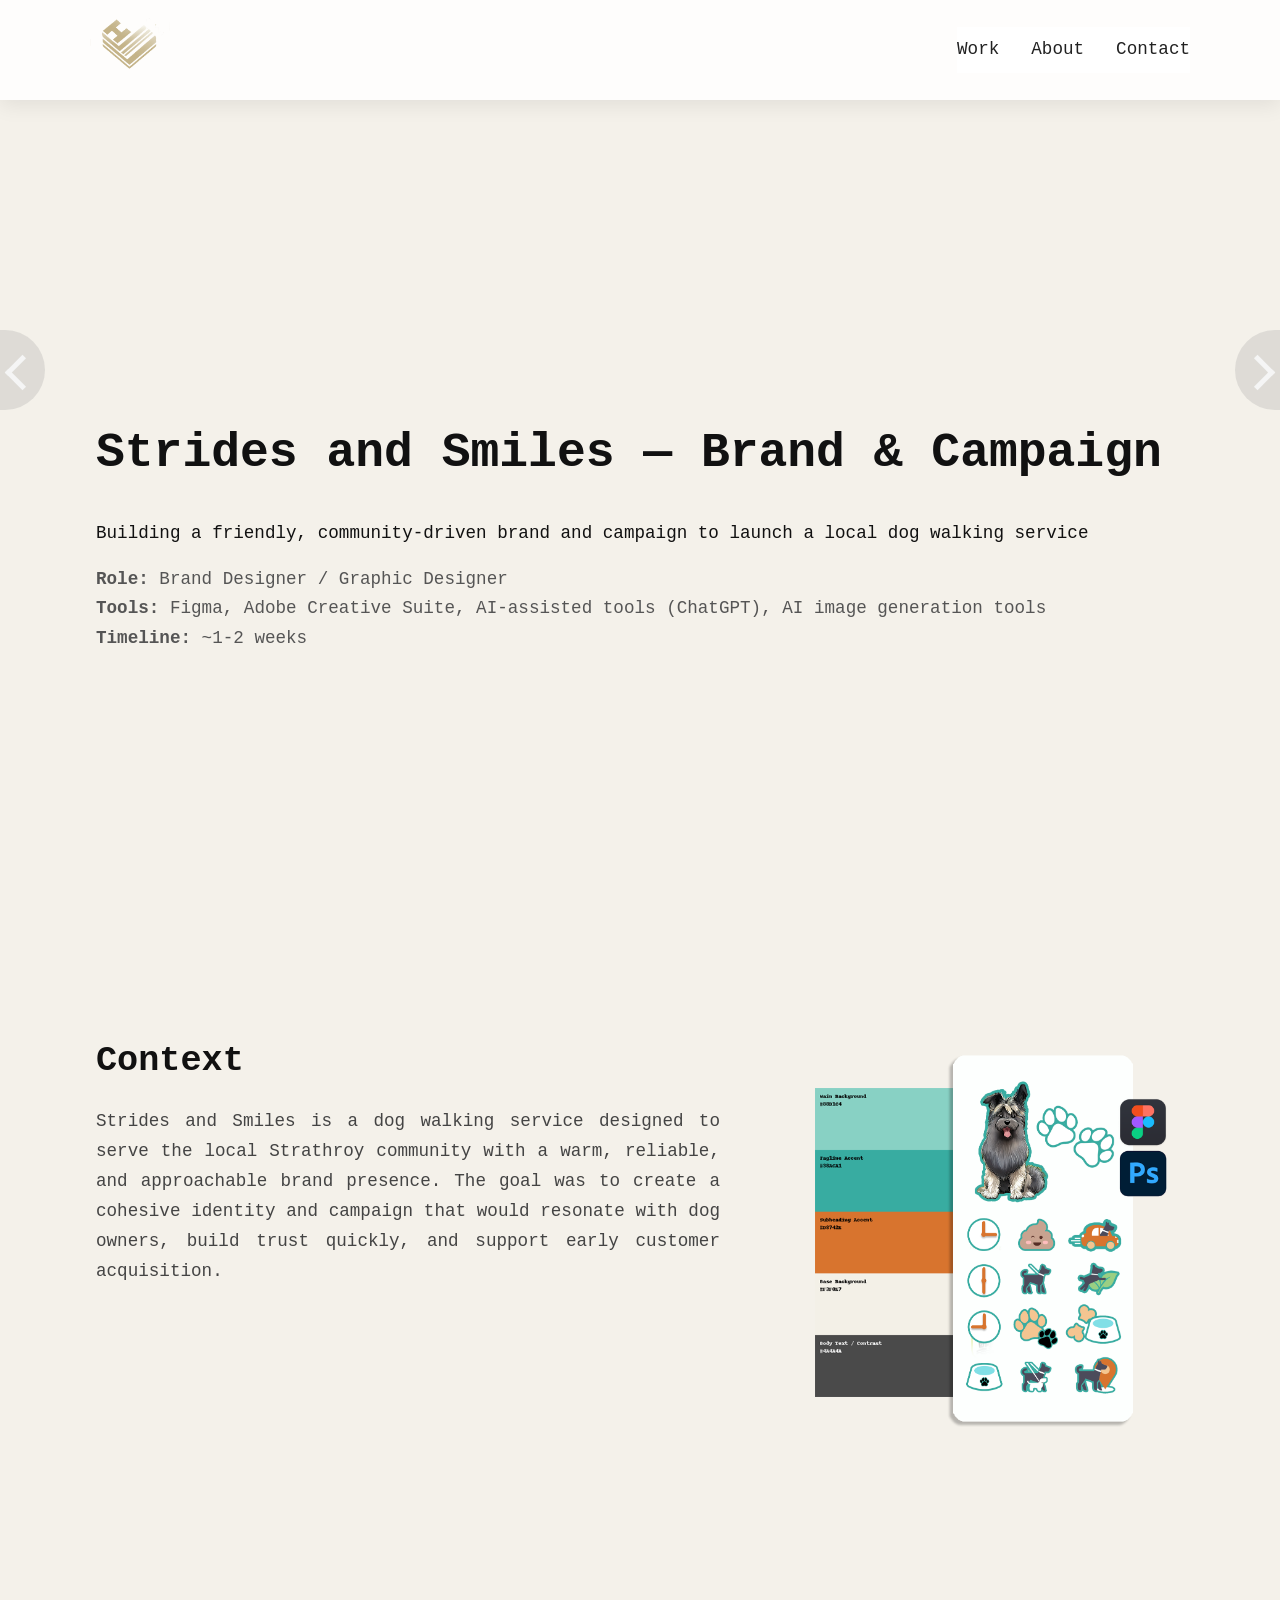
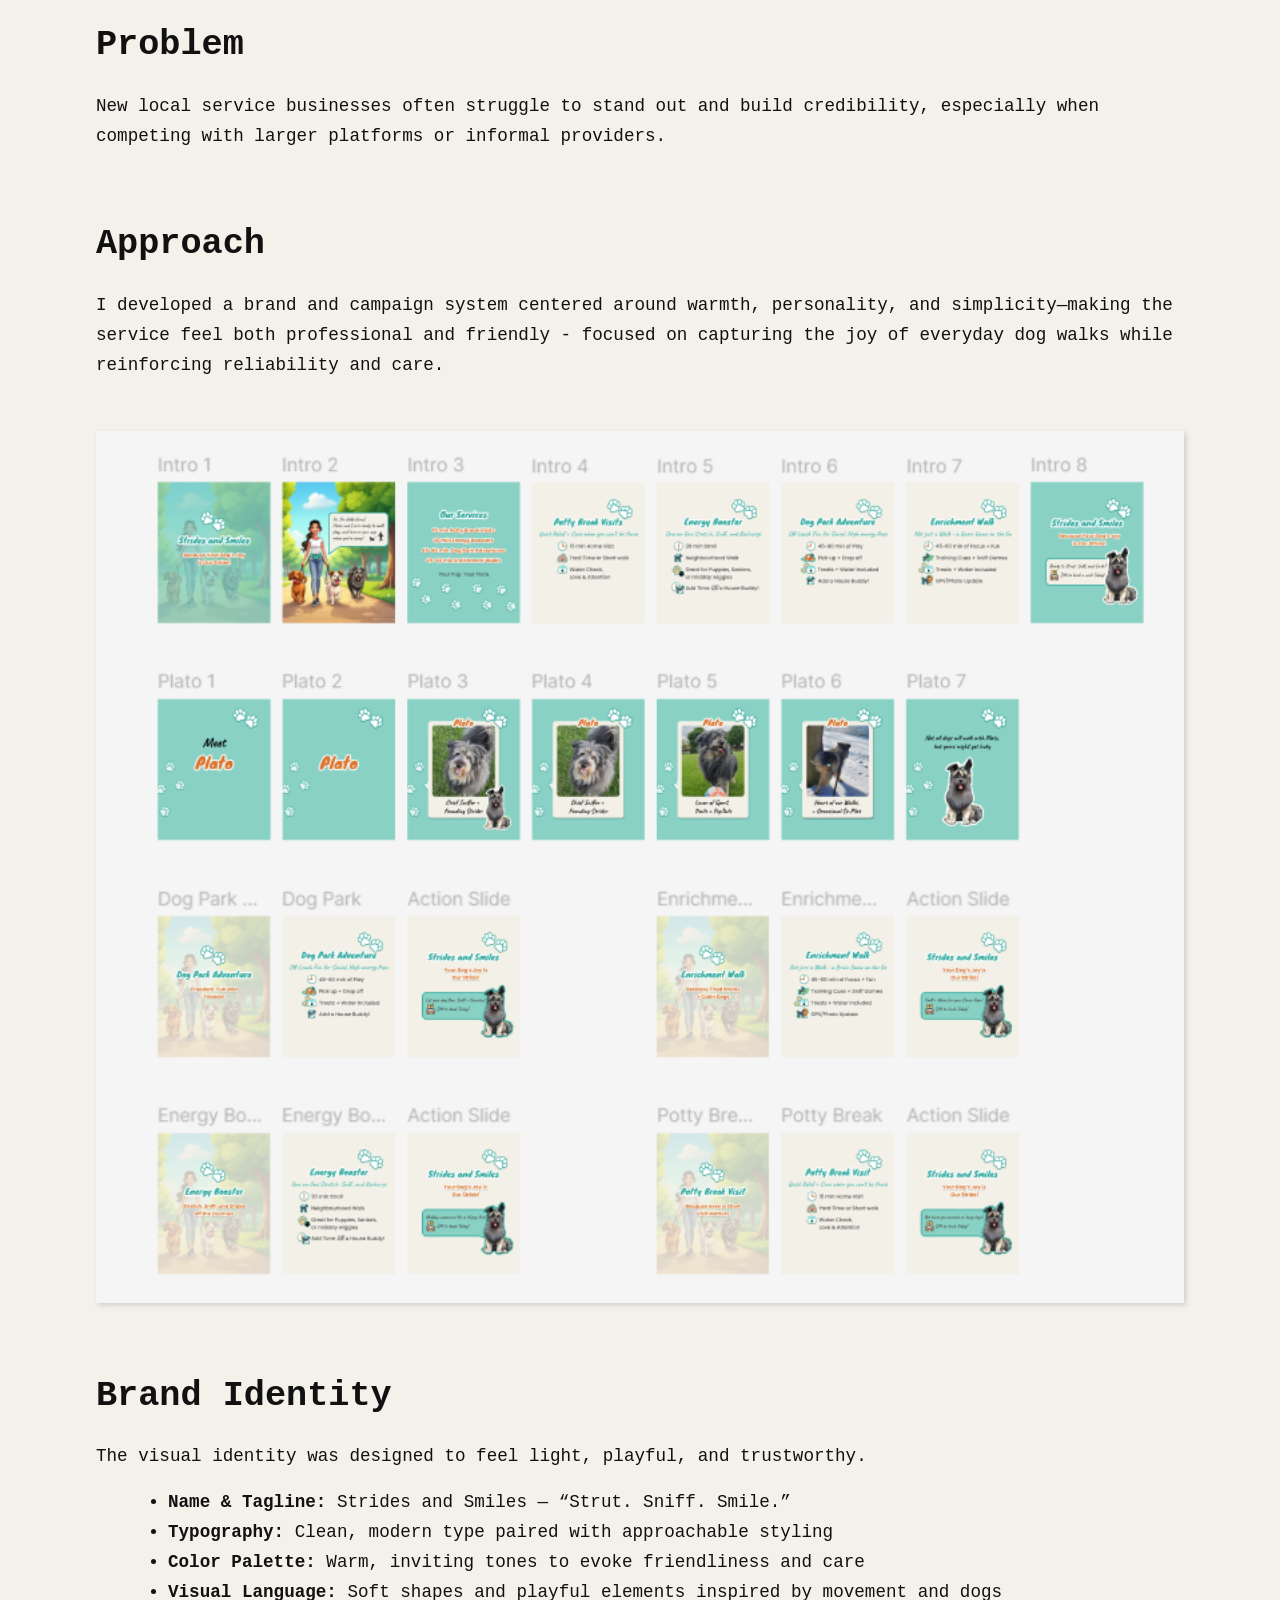
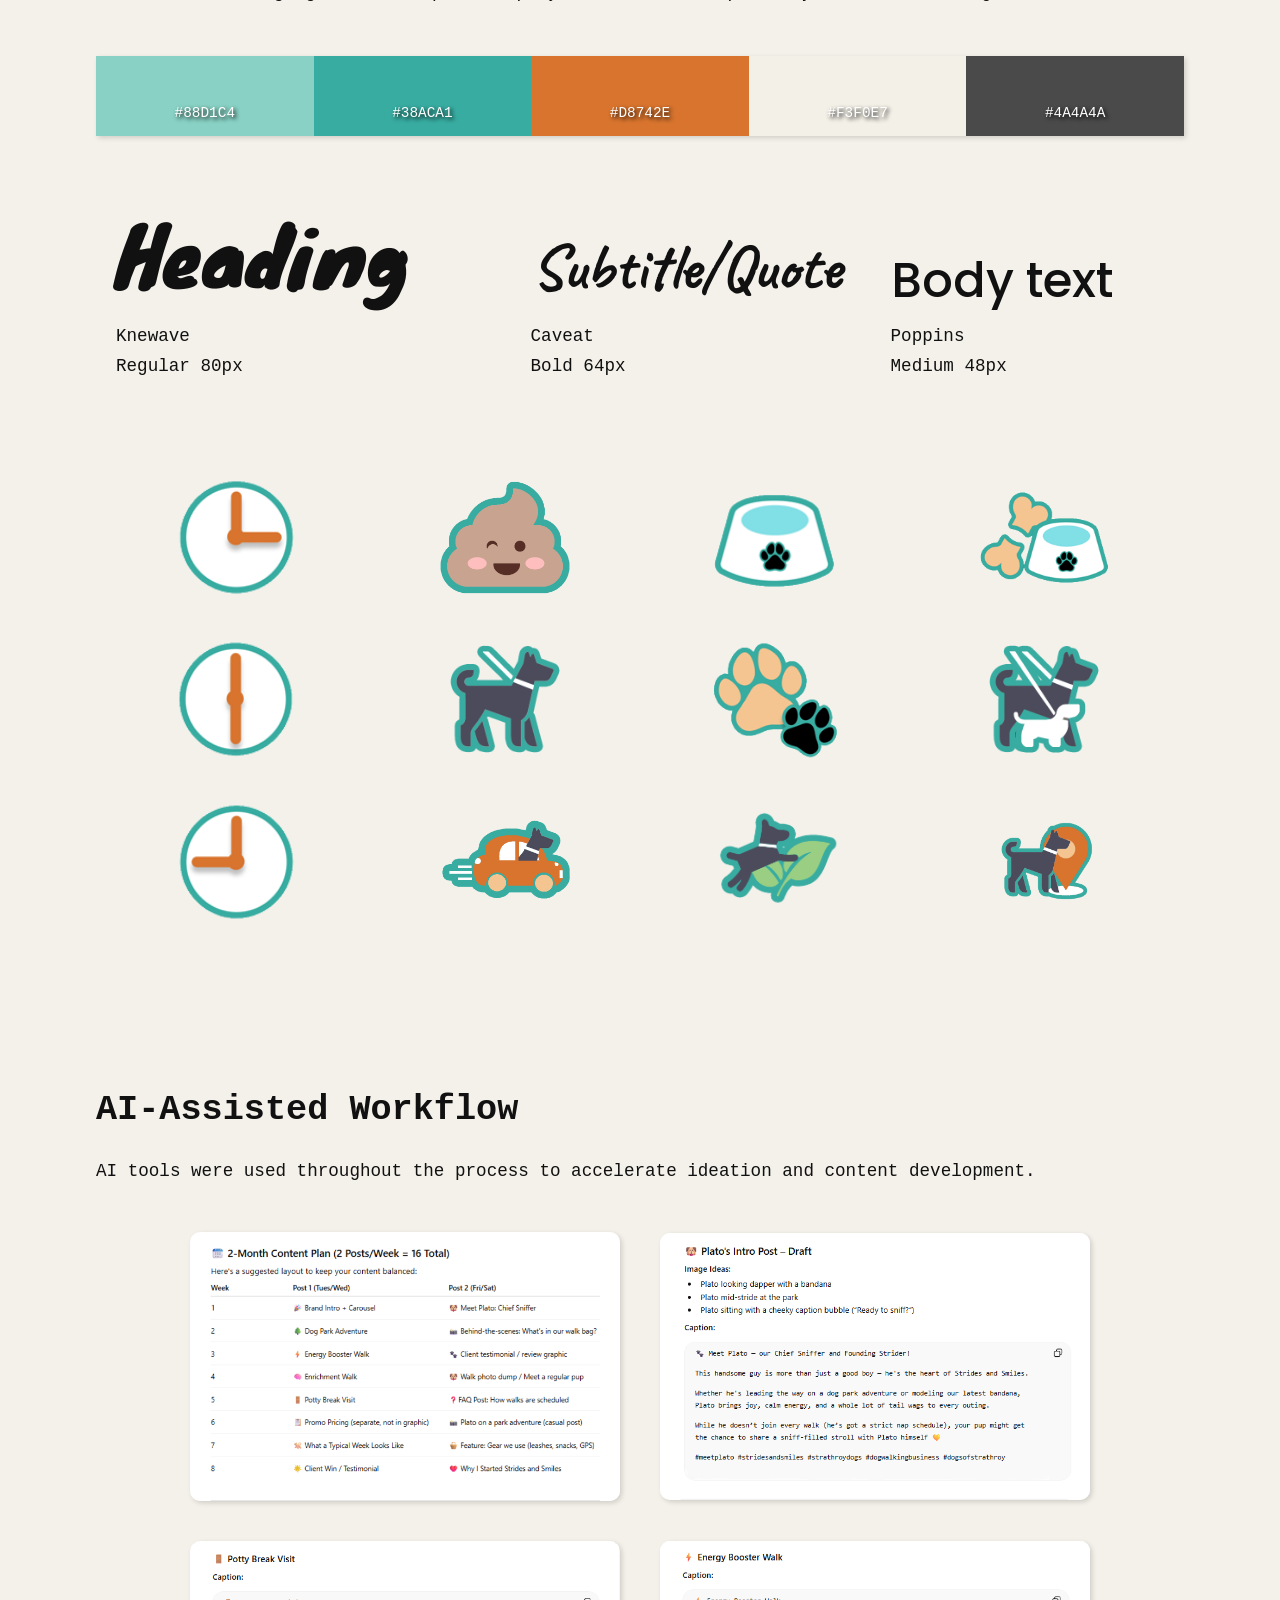
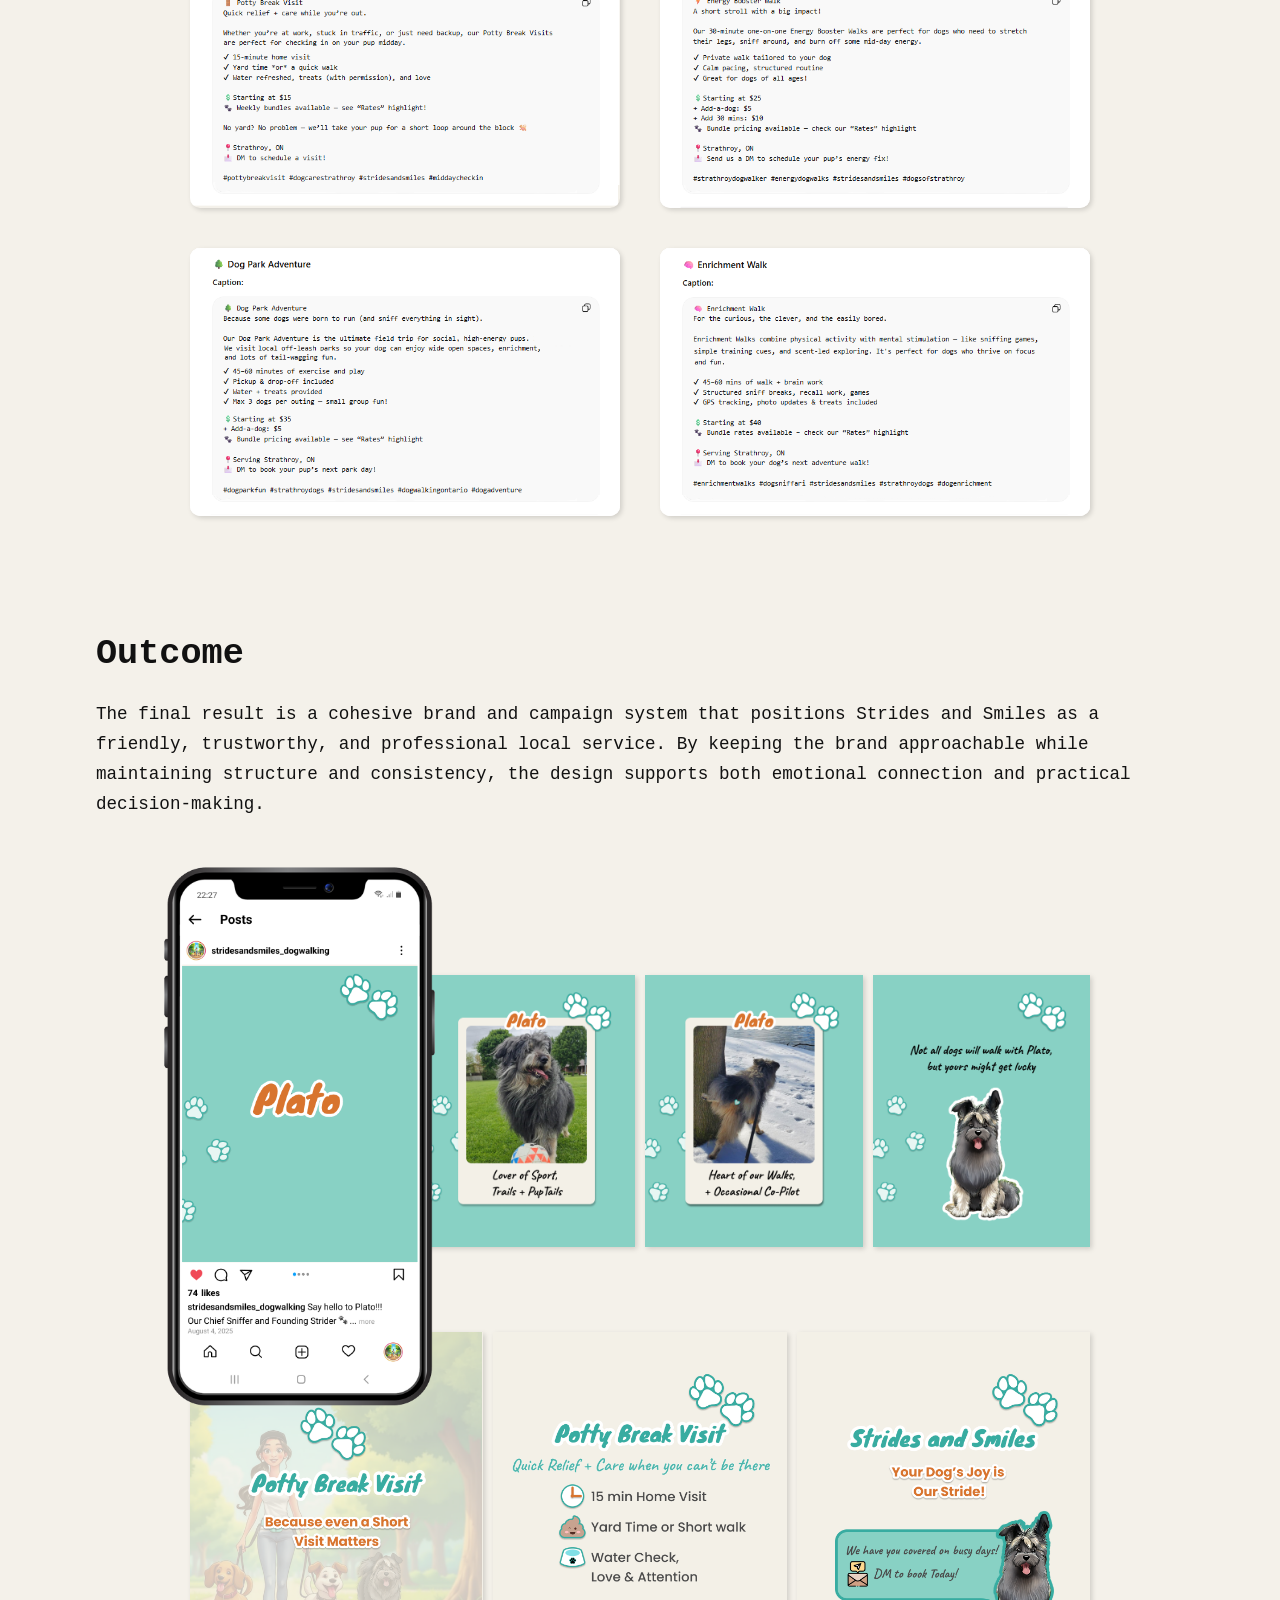
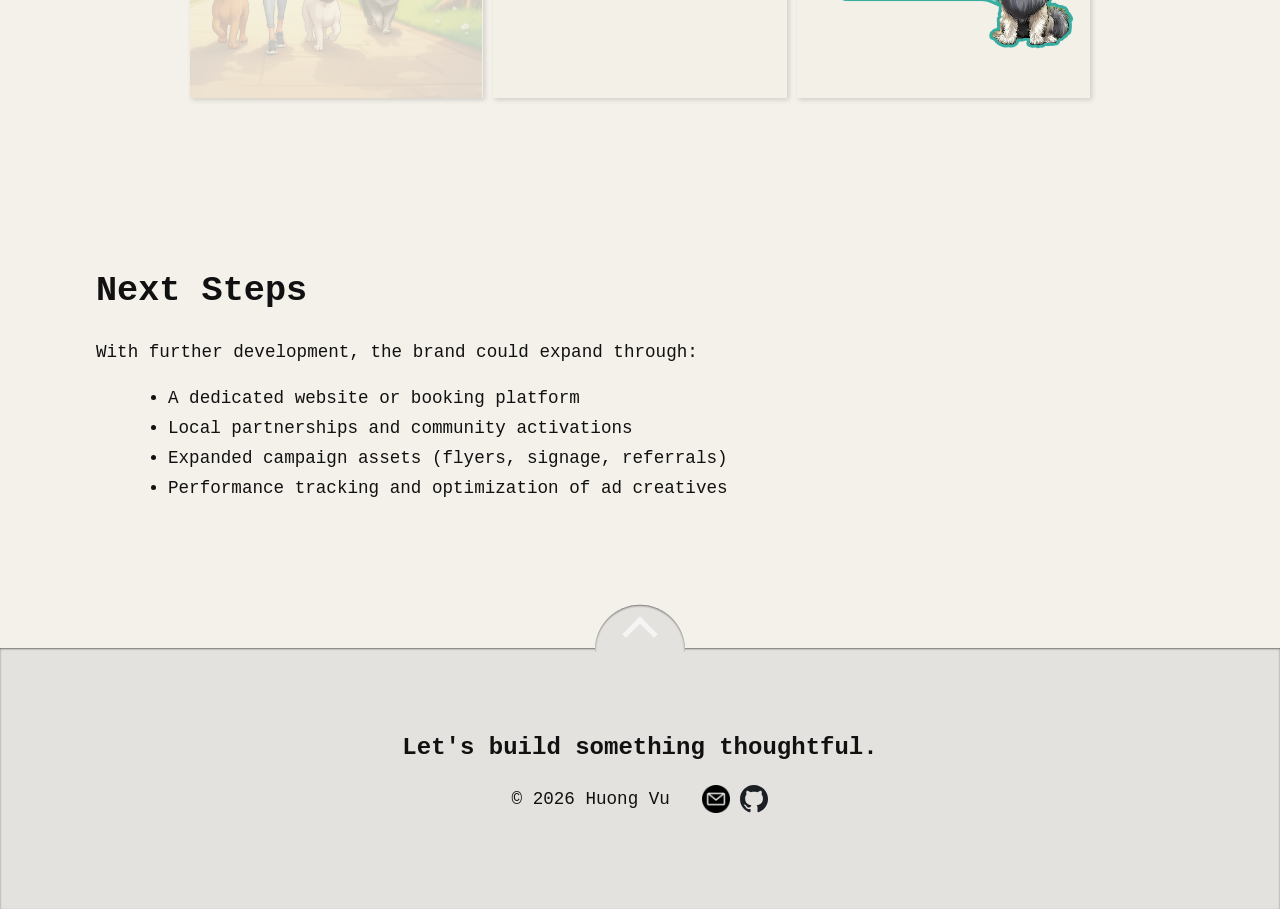
<file: project-brand-campaign.html>
<!DOCTYPE html>
<html lang="en">
<head>
  <meta charset="UTF-8" />
  <meta name="viewport" content="width=device-width, initial-scale=1.0, interactive-widget=resizes-content">
  <meta http-equiv="X-UA-Compatible" content="IE=edge">

  <link rel="preconnect" href="https://fonts.googleapis.com">
  <link rel="preconnect" href="https://fonts.gstatic.com" crossorigin>
  <link href="https://fonts.googleapis.com/css2?family=Archivo+Black&family=Caveat:wght@400..700&family=Inter:ital,opsz,wght@0,14..32,100..900;1,14..32,100..900&family=Knewave&family=Poppins:ital,wght@0,100;0,200;0,300;0,400;0,500;0,600;0,700;0,800;0,900;1,100;1,200;1,300;1,400;1,500;1,600;1,700;1,800;1,900&family=Sora:wght@100..800&display=swap" rel="stylesheet">

  <title>Huong Vu — Designer | Frontend Developer</title>
  <link rel="stylesheet" href="index.css" />
</head>
<body id="top">

  <!-- TOP NAVIGATION -->
  <nav class="top-nav">
    <div class="nav-inner">
      
      <a href="index.html" class="logo">
        <img src="HVLogo_sm.svg" alt="Huong Vu - Home">
      </a>
      <button class="menu-toggle" id="menu-toggle">☰</button>
      <ul class="nav-links" id="nav-menu">
        <li><a href="index.html#projects">Work</a></li>
        <li><a href="index.html#about">About</a></li>
        <li><a href="index.html#contact">Contact</a></li>
      </ul>

    </div>
  </nav>

  <!-- HERO -->
  <header class="hero">
    <h1 class="type-reveal">
      <span class="base-text">Strides and Smiles — Brand & Campaign</span>
      <span class="fill-text">Strides and Smiles — Brand & Campaign</span>
    </h1>

    <p class="hero-subtext">
      Building a friendly, community-driven brand and campaign to launch a local dog walking service
    </p>

    <div class="list">
      <ul>
        <li><span class="make-bold">Role:</span> Brand Designer / Graphic Designer</li>
        <li><span class="make-bold">Tools:</span> Figma, Adobe Creative Suite, AI-assisted tools (ChatGPT), AI image generation tools</li>
        <li><span class="make-bold">Timeline:</span> ~1-2 weeks</li>
      </ul>
    </div>
  </header>

  <!-- CONTEXT SECTION -->
  <section class="context-section container">
    <div class="context-content">
      <h2 class="section-title">Context</h2>
      <p class="context-text">
        Strides and Smiles is a dog walking service designed to serve the local Strathroy community with a warm, reliable, and approachable brand presence.  The goal was to create a cohesive identity and campaign that would resonate with dog owners, build trust quickly, and support early customer acquisition.
      </p>
    </div>

    <div class="context-image">
      <img src="./project-four/SS_brand.png">
    </div>
  </section>

  <!-- PROBLEM -->
  <section class="container">
    <h2 class="section-title">Problem</h2>

    <p>New local service businesses often struggle to stand out and build credibility, especially when competing with larger platforms or informal providers.</p>
  </section>

  <!-- APPROACH -->
  <section class="container">
    <h2 class="section-title">Approach</h2>

    <p>I developed a brand and campaign system centered around warmth, personality, and simplicity—making the service feel both professional and friendly - focused on capturing the joy of everyday dog walks while reinforcing reliability and care.</p>

    <div class="image-container">
      <img src="./project-four/Figma_layout.svg">
    </div>
  </section>

  <!-- BRAND ASSETS -->
  <section class="container">
    <h2 class="section-title">Brand Identity</h2>

    <p>The visual identity was designed to feel light, playful, and trustworthy.</p>

    <ul>
        <li><span class="make-bold">Name & Tagline:</span> Strides and Smiles — “Strut. Sniff. Smile.”</li>
        <li><span class="make-bold">Typography:</span> Clean, modern type paired with approachable styling</li>
        <li><span class="make-bold">Color Palette:</span> Warm, inviting tones to evoke friendliness and care</li>
        <li><span class="make-bold">Visual Language:</span> Soft shapes and playful elements inspired by movement and dogs</li>
    </ul>

    <div class="color-palette">
      <div class="color" style="background:#88D1C4;">
        <span>#88D1C4</span>
      </div>
      <div class="color" style="background:#38ACA1;">
        <span>#38ACA1</span>
      </div>
      <div class="color" style="background: #D8742E;">
        <span>#D8742E</span>
      </div>
      <div class="color" style="background: #F3F0E7;">
        <span>#F3F0E7</span>
      </div>
      <div class="color" style="background: #4A4A4A;">
        <span>#4A4A4A</span>
      </div>
    </div>

    <div class="typography">
      <div>
        <p class="font-knewave">Heading</p>
        <p>Knewave</p>
        <p>Regular 80px</p>
      </div>
      <div>
        <p class="font-caveat">Subtitle/Quote</p>
        <p>Caveat</p>
        <p>Bold 64px</p>
      </div>
      <div>
        <p class="font-poppins">Body text</p>
        <p>Poppins</p>
        <p>Medium 48px</p>
      </div>
    </div>

    <div class="icons-ss-grid">
      <img src="./project-four/15min_icon.svg" alt="">
      <img src="./project-four/poop_icon_outline.png" alt="">
      <img src="./project-four/bowl_icon.svg" alt="">
      <img src="./project-four/snack_bowl_icon.svg" alt="">
      <img src="./project-four/30min_icon.svg" alt="">
      <img src="./project-four/dogwalk_icon.png" alt="">
      <img src="./project-four/paws_icon.svg" alt="">
      <img src="./project-four/buddywalk_icon.png" alt="">
      <img src="./project-four/45min_icon.svg" alt="">
      <img src="./project-four/dogcar_icon.png" alt="">
      <img src="./project-four/dogtrail_icon.png" alt="">
      <img src="./project-four/dogGPS_icon.png" alt="">
    </div>
  </section>

  <!-- WORKFLOW -->
  <section class="container">
    <h2 class="section-title">AI-Assisted Workflow</h2>

    <p>AI tools were used throughout the process to accelerate ideation and content development.</p>

    <div class="process-grid2">
      <img src="./project-four/ai_contentplan.svg" alt="">
      <img src="./project-four/ai_mascotintro.svg" alt="">
      <img src="./project-four/ai_pottybreak.svg" alt="">
      <img src="./project-four/ai_energybooster.svg" alt="">
      <img src="./project-four/ai_dogparkad.svg" alt="">
      <img src="./project-four/ai_enrichment.svg" alt="">
    </div>
  </section>

  <!-- OUTCOME -->
  <section class="container">
    <h2 class="section-title">Outcome</h2>

    <p>The final result is a cohesive brand and campaign system that positions Strides and Smiles as a friendly, trustworthy, and professional local service.  By keeping the brand approachable while maintaining structure and consistency, the design supports both emotional connection and practical decision-making.</p> 

    <div class="social-post">
      <div class="phone">
        <img src="./project-four/IGpost_phone.svg">
        <div class="IGpost">
          <img src="./project-four/Meet_Plato1.gif" alt="">
        </div>
      </div>

      <div class="thumb"><img src="./project-four/Meet_Plato2.png" alt=""></div>
      <div class="thumb"><img src="./project-four/Meet_Plato3.png" alt=""></div>
      <div class="thumb"><img src="./project-four/Meet_Plato4.png" alt=""></div>

    </div>

    <div class="social-post_">
      <div><img src="./project-four/pottybreak_cover.png" alt=""></div>
      <div><img src="./project-four/pottybreak.png" alt=""></div>
      <div><img src="./project-four/cta_ss.png" alt=""></div>
    </div>

  </section>

  <!-- NEXT STEPS -->
  <section class="container end-space">
    <h2 class="section-title">Next Steps</h2>

    <p>With further development, the brand could expand through:</p> 

    <ul>
      <li>A dedicated website or booking platform</li>
      <li>Local partnerships and community activations</li>
      <li>Expanded campaign assets (flyers, signage, referrals)</li>
      <li>Performance tracking and optimization of ad creatives</li>
    </ul>
  </section>

  <!-- SIDE NAVS -->
  <div class="side-nav">
    <div class="left-nav">
      <a href="project-brand-evolution.html" class="left" aria-label="go back to PREVIOUS Project"></a>
    </div>

    <div class="right-nav">
      <a href="project-saas-platform.html" class="right" aria-label="go to Next Project"></a>
    </div>
  </div>

  <!-- BACK TO TOP -->
  <div class="back-to-top">
    <a class="top" href="#top">Back to top</a>
  </div>

  <!-- FOOTER -->
  <footer id="contact">
    <div class="container footer-inner">
      <h2>Let's build something thoughtful.</h2>

      <div class="footer-links">
        <a href="index.html"><p>© 2026 Huong Vu</p></a>
        <div class="img-link">
          <a href="mailto:hello.hvu@gmail.com">
            <img src="email_icon.svg" alt="Email Huong" class="footer-icon">
          </a>
          <a href="https://github.com/h-uong" target="_blank">
            <img src="github-fill.svg" alt="GitHub Page" class="footer-icon">
          </a>
        </div>
      </div>
    </div>
  </footer>

  <script src="index.js"></script>
</body>
</html>
</file>
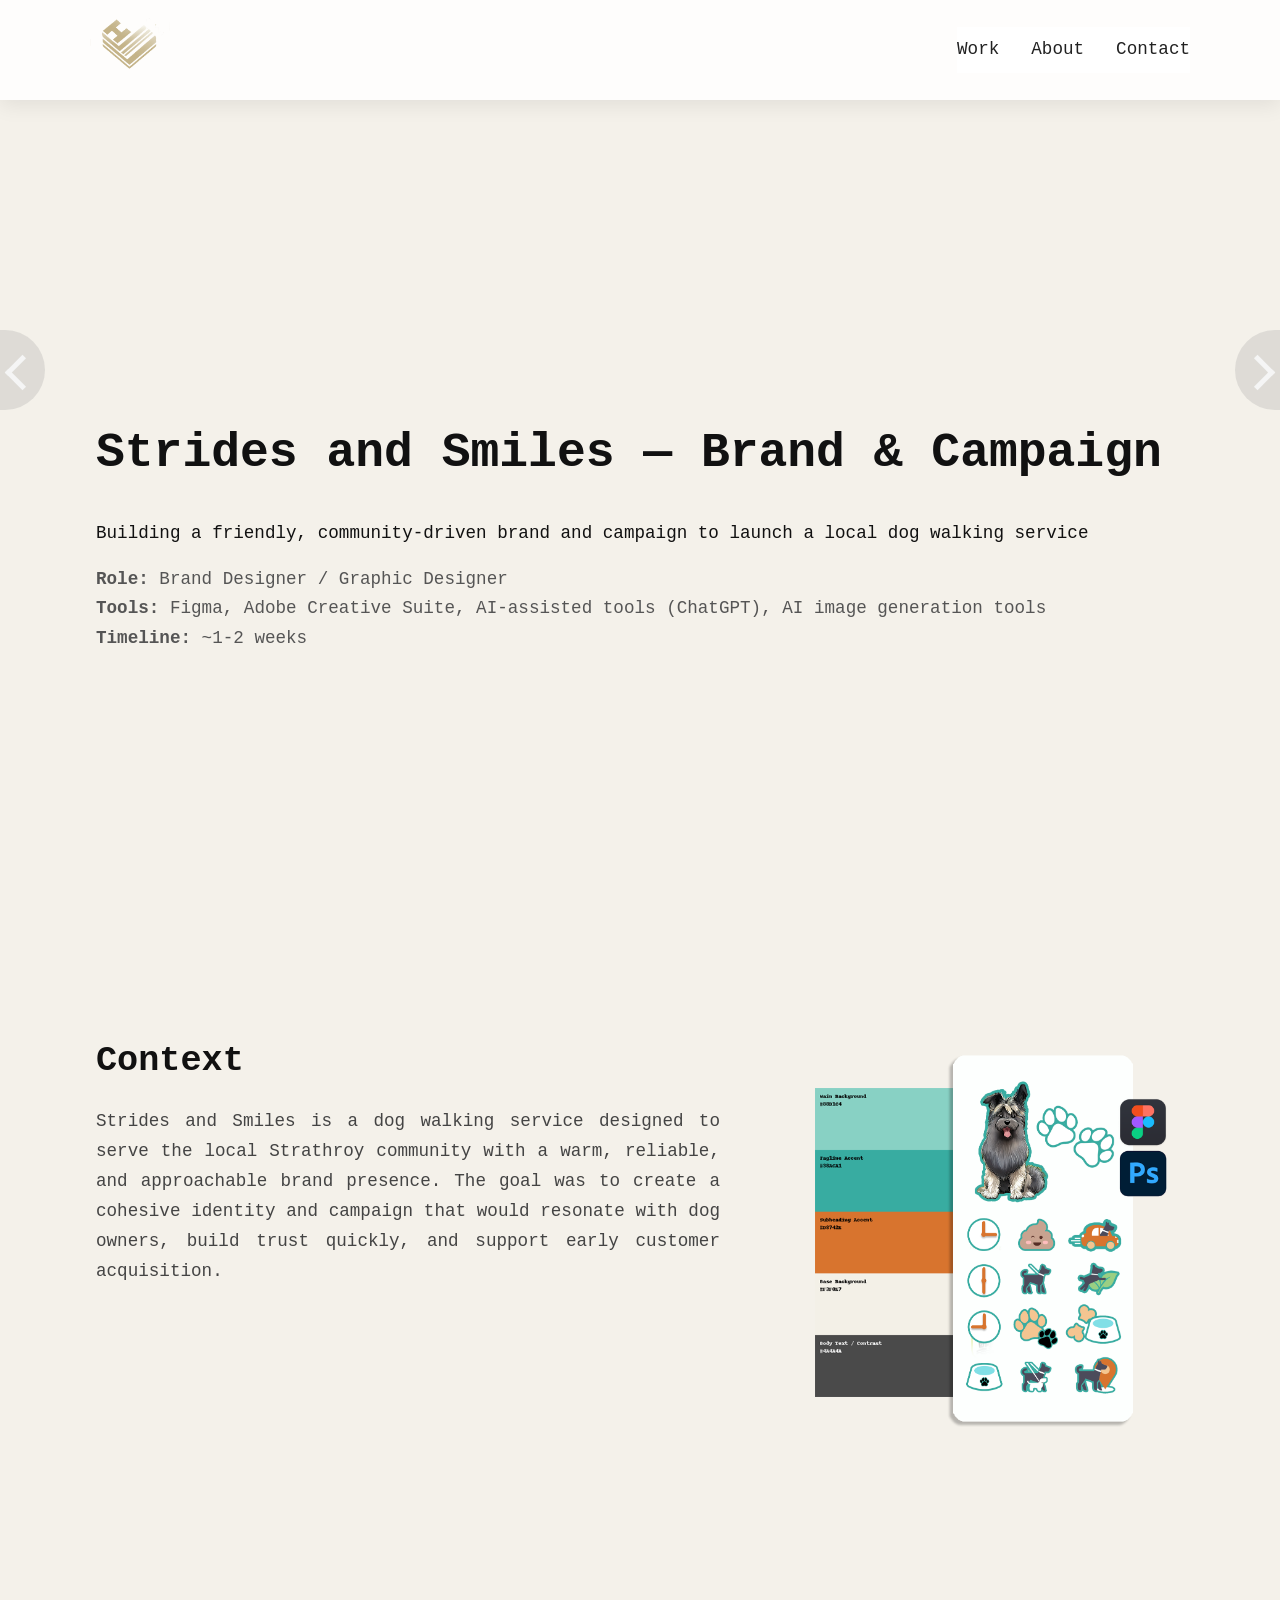
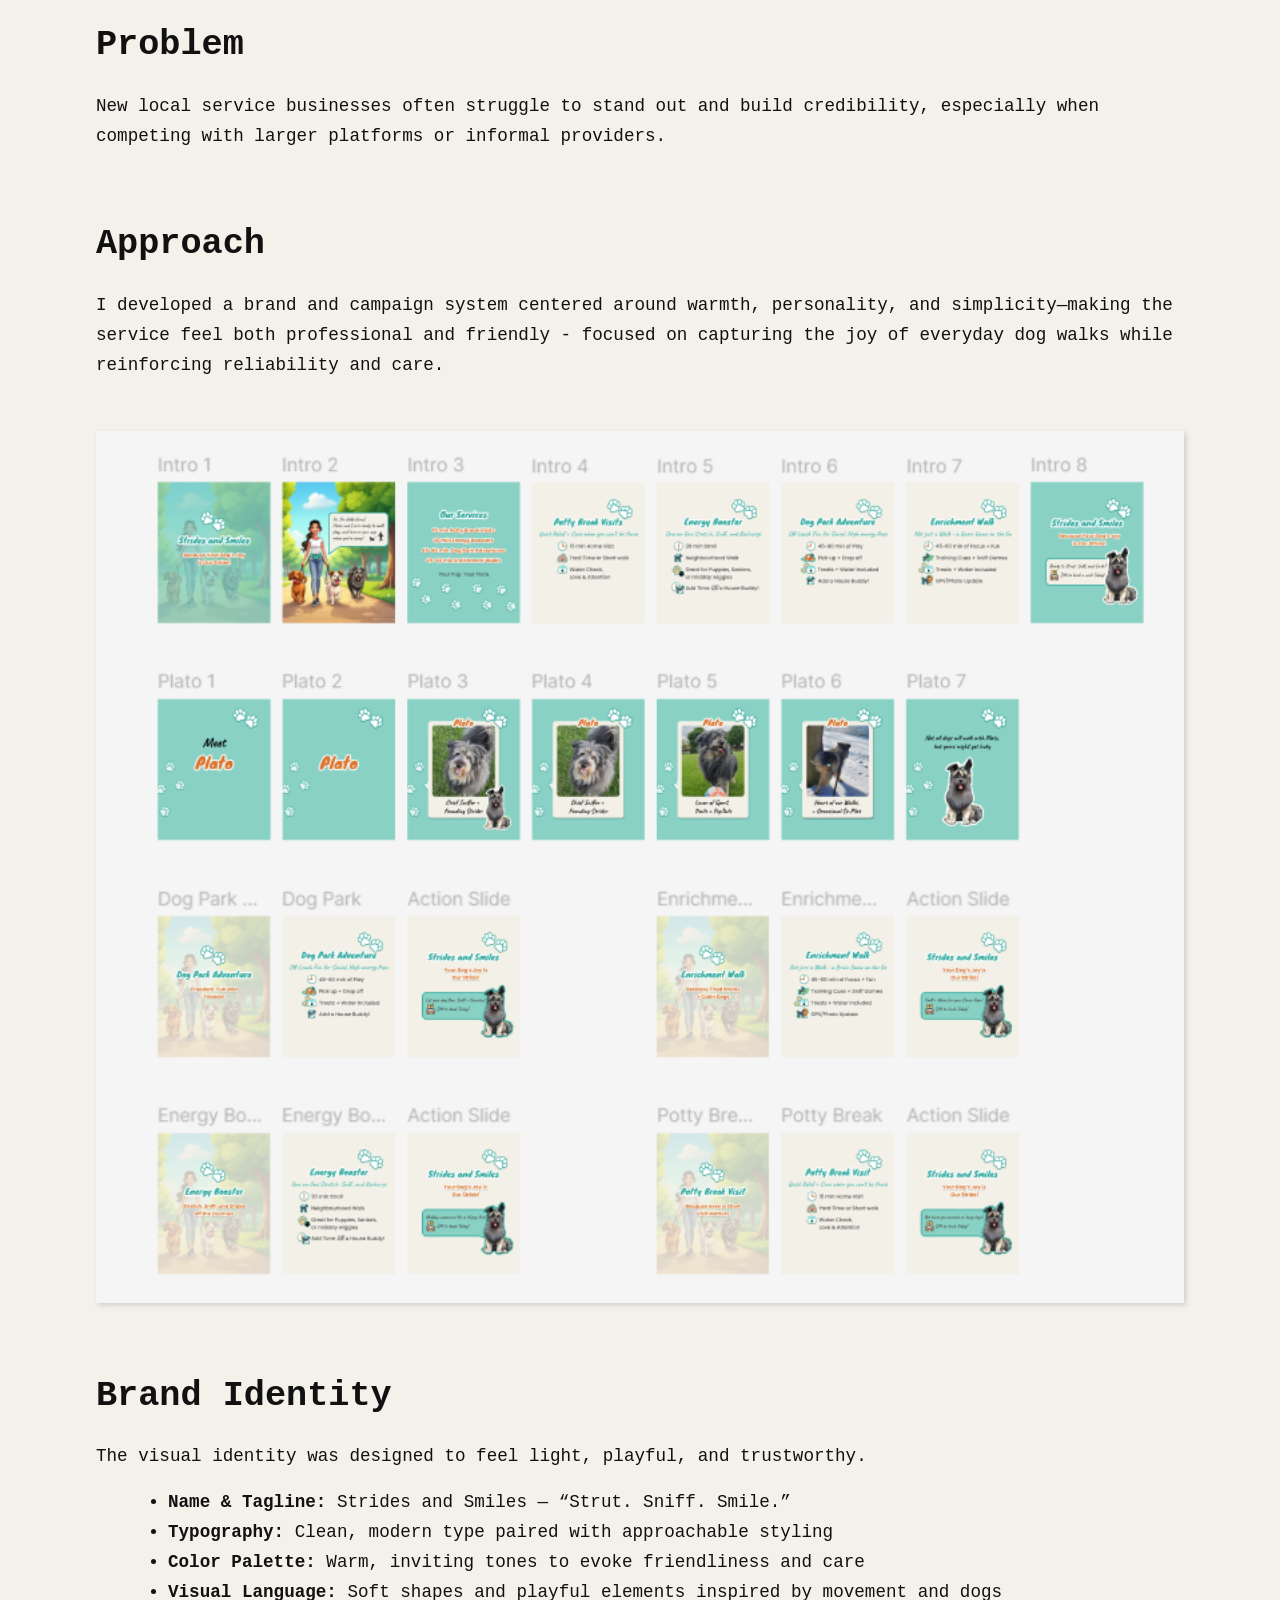
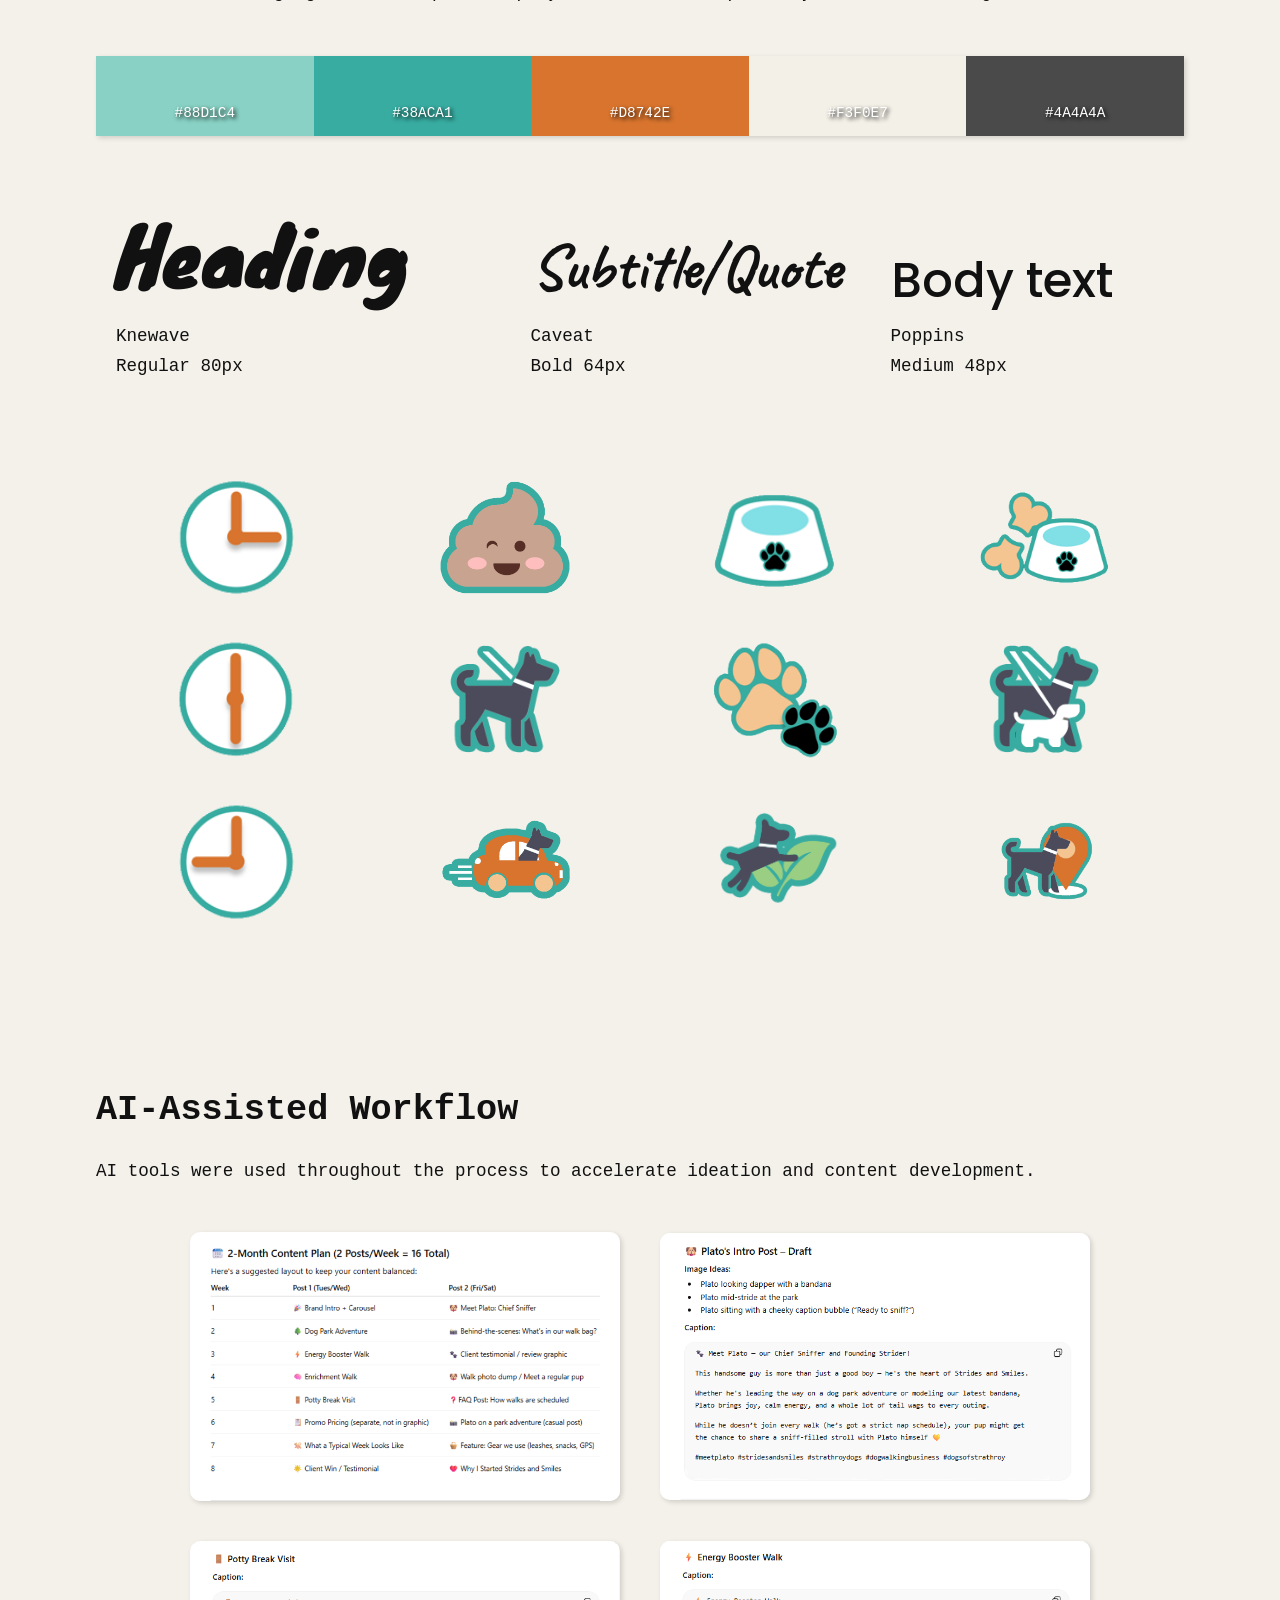
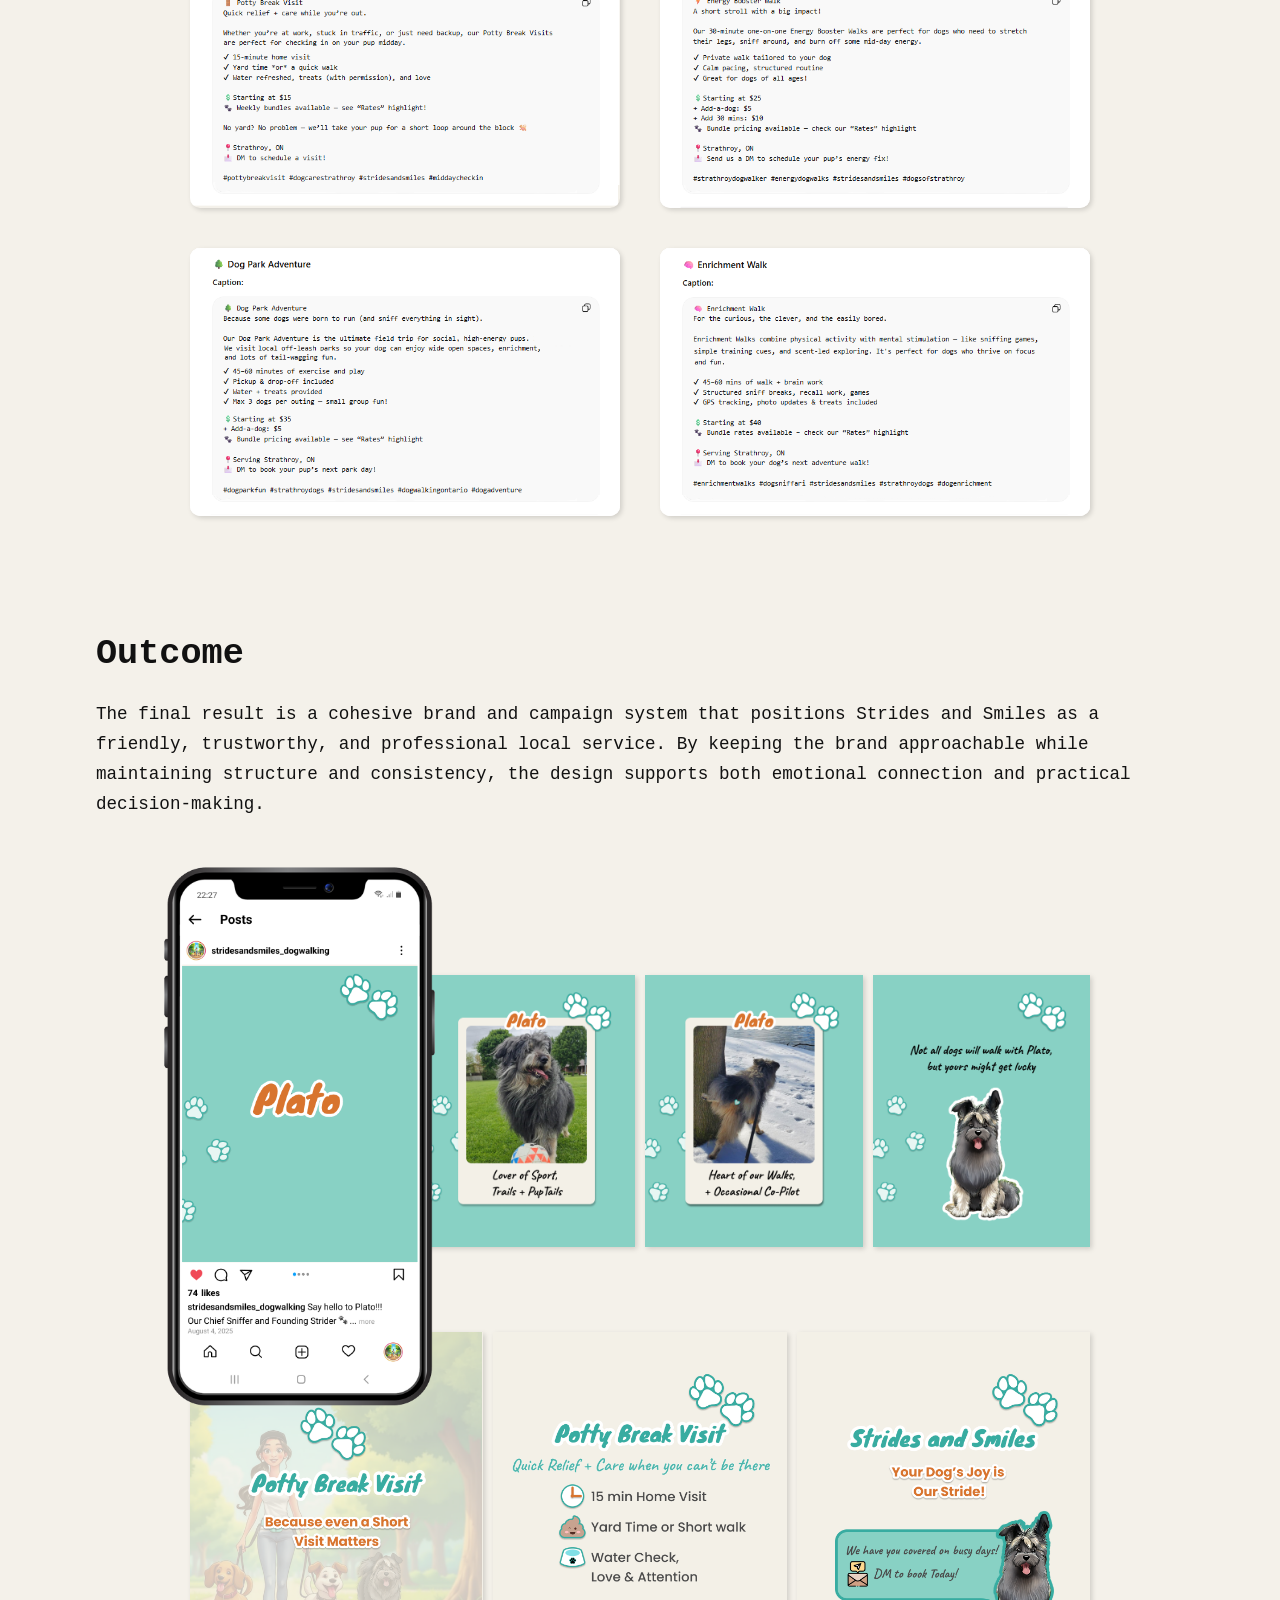
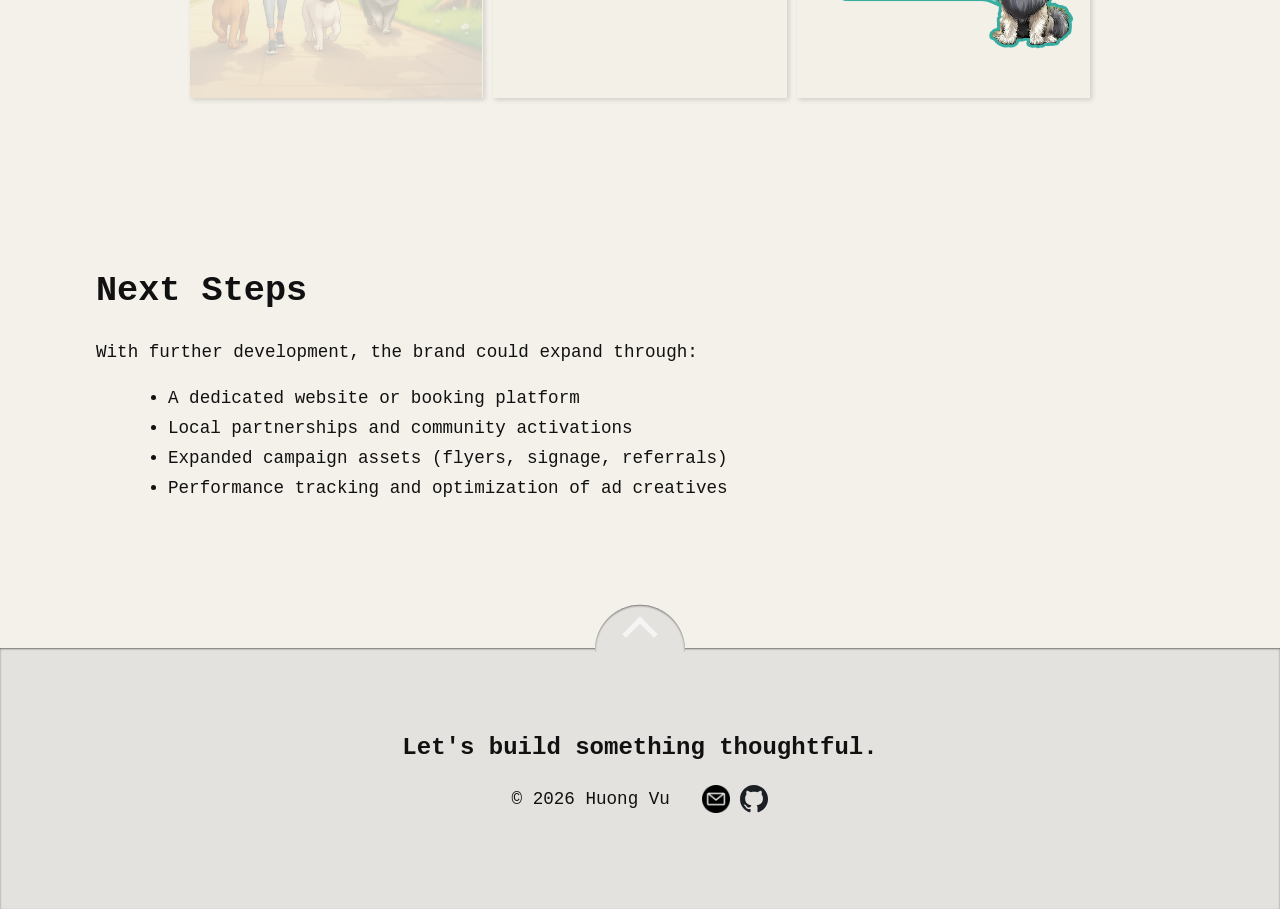
<file: project-four.html>
<!DOCTYPE html>
<html lang="en">
<head>
  <meta charset="UTF-8" />
  <meta name="viewport" content="width=device-width, initial-scale=1.0, interactive-widget=resizes-content">
  <meta http-equiv="X-UA-Compatible" content="IE=edge">

  <link rel="preconnect" href="https://fonts.googleapis.com">
  <link rel="preconnect" href="https://fonts.gstatic.com" crossorigin>
  <link href="https://fonts.googleapis.com/css2?family=Archivo+Black&family=Caveat:wght@400..700&family=Inter:ital,opsz,wght@0,14..32,100..900;1,14..32,100..900&family=Knewave&family=Poppins:ital,wght@0,100;0,200;0,300;0,400;0,500;0,600;0,700;0,800;0,900;1,100;1,200;1,300;1,400;1,500;1,600;1,700;1,800;1,900&family=Sora:wght@100..800&display=swap" rel="stylesheet">

  <title>Huong Vu — Designer | Frontend Developer</title>
  <link rel="stylesheet" href="index.css" />
</head>
<body id="top">

  <!-- TOP NAVIGATION -->
  <nav class="top-nav">
    <div class="nav-inner">
      
      <a href="index.html" class="logo">
        <img src="HVLogo_sm.svg" alt="Huong Vu - Home">
      </a>
      <button class="menu-toggle" id="menu-toggle">☰</button>
      <ul class="nav-links" id="nav-menu">
        <li><a href="index.html#projects">Work</a></li>
        <li><a href="index.html#about">About</a></li>
        <li><a href="index.html#contact">Contact</a></li>
      </ul>

    </div>
  </nav>

  <!-- HERO -->
  <header class="hero">
    <h1 class="type-reveal">
      <span class="base-text">Strides and Smiles — Brand & Campaign</span>
      <span class="fill-text">Strides and Smiles — Brand & Campaign</span>
    </h1>

    <p class="hero-subtext">
      Building a friendly, community-driven brand and campaign to launch a local dog walking service
    </p>

    <div class="list">
      <ul>
        <li><span class="make-bold">Role:</span> Brand Designer / Graphic Designer</li>
        <li><span class="make-bold">Tools:</span> Figma, Adobe Creative Suite, AI-assisted tools (ChatGPT), AI image generation tools</li>
        <li><span class="make-bold">Timeline:</span> ~1-2 weeks</li>
      </ul>
    </div>
  </header>

  <!-- CONTEXT SECTION -->
  <section class="context-section container">
    <div class="context-content">
      <h2 class="section-title">Context</h2>
      <p class="context-text">
        Strides and Smiles is a dog walking service designed to serve the local Strathroy community with a warm, reliable, and approachable brand presence.  The goal was to create a cohesive identity and campaign that would resonate with dog owners, build trust quickly, and support early customer acquisition.
      </p>
    </div>

    <div class="context-image">
      <img src="./project-four/SS_brand.png">
    </div>
  </section>

  <!-- PROBLEM -->
  <section class="container">
    <h2 class="section-title">Problem</h2>

    <p>New local service businesses often struggle to stand out and build credibility, especially when competing with larger platforms or informal providers.</p>
  </section>

  <!-- APPROACH -->
  <section class="container">
    <h2 class="section-title">Approach</h2>

    <p>I developed a brand and campaign system centered around warmth, personality, and simplicity—making the service feel both professional and friendly - focused on capturing the joy of everyday dog walks while reinforcing reliability and care.</p>

    <div class="image-container">
      <img src="./project-four/Figma_layout.svg">
    </div>
  </section>

  <!-- BRAND ASSETS -->
  <section class="container">
    <h2 class="section-title">Brand Identity</h2>

    <p>The visual identity was designed to feel light, playful, and trustworthy.</p>

    <ul>
        <li><span class="make-bold">Name & Tagline:</span> Strides and Smiles — “Strut. Sniff. Smile.”</li>
        <li><span class="make-bold">Typography:</span> Clean, modern type paired with approachable styling</li>
        <li><span class="make-bold">Color Palette:</span> Warm, inviting tones to evoke friendliness and care</li>
        <li><span class="make-bold">Visual Language:</span> Soft shapes and playful elements inspired by movement and dogs</li>
    </ul>

    <div class="color-palette">
      <div class="color" style="background:#88D1C4;">
        <span>#88D1C4</span>
      </div>
      <div class="color" style="background:#38ACA1;">
        <span>#38ACA1</span>
      </div>
      <div class="color" style="background: #D8742E;">
        <span>#D8742E</span>
      </div>
      <div class="color" style="background: #F3F0E7;">
        <span>#F3F0E7</span>
      </div>
      <div class="color" style="background: #4A4A4A;">
        <span>#4A4A4A</span>
      </div>
    </div>

    <div class="typography">
      <div>
        <p class="font-knewave">Heading</p>
        <p>Knewave</p>
        <p>Regular 80px</p>
      </div>
      <div>
        <p class="font-caveat">Subtitle/Quote</p>
        <p>Caveat</p>
        <p>Bold 64px</p>
      </div>
      <div>
        <p class="font-poppins">Body text</p>
        <p>Poppins</p>
        <p>Medium 48px</p>
      </div>
    </div>

    <div class="icons-ss-grid">
      <img src="./project-four/15min_icon.svg" alt="">
      <img src="./project-four/poop_icon_outline.png" alt="">
      <img src="./project-four/bowl_icon.svg" alt="">
      <img src="./project-four/snack_bowl_icon.svg" alt="">
      <img src="./project-four/30min_icon.svg" alt="">
      <img src="./project-four/dogwalk_icon.png" alt="">
      <img src="./project-four/paws_icon.svg" alt="">
      <img src="./project-four/buddywalk_icon.png" alt="">
      <img src="./project-four/45min_icon.svg" alt="">
      <img src="./project-four/dogcar_icon.png" alt="">
      <img src="./project-four/dogtrail_icon.png" alt="">
      <img src="./project-four/dogGPS_icon.png" alt="">
    </div>
  </section>

  <!-- WORKFLOW -->
  <section class="container">
    <h2 class="section-title">AI-Assisted Workflow</h2>

    <p>AI tools were used throughout the process to accelerate ideation and content development.</p>

    <div class="process-grid2">
      <img src="./project-four/ai_contentplan.svg" alt="">
      <img src="./project-four/ai_mascotintro.svg" alt="">
      <img src="./project-four/ai_pottybreak.svg" alt="">
      <img src="./project-four/ai_energybooster.svg" alt="">
      <img src="./project-four/ai_dogparkad.svg" alt="">
      <img src="./project-four/ai_enrichment.svg" alt="">
    </div>
  </section>

  <!-- OUTCOME -->
  <section class="container">
    <h2 class="section-title">Outcome</h2>

    <p>The final result is a cohesive brand and campaign system that positions Strides and Smiles as a friendly, trustworthy, and professional local service.  By keeping the brand approachable while maintaining structure and consistency, the design supports both emotional connection and practical decision-making.</p> 

    <div class="social-post">
      <div class="phone">
        <img src="./project-four/IGpost_phone.svg">
        <div class="IGpost">
          <img src="./project-four/Meet_Plato1.gif" alt="">
        </div>
      </div>

      <div class="thumb"><img src="./project-four/Meet_Plato2.png" alt=""></div>
      <div class="thumb"><img src="./project-four/Meet_Plato3.png" alt=""></div>
      <div class="thumb"><img src="./project-four/Meet_Plato4.png" alt=""></div>

    </div>

    <div class="social-post_">
      <div><img src="./project-four/pottybreak_cover.png" alt=""></div>
      <div><img src="./project-four/pottybreak.png" alt=""></div>
      <div><img src="./project-four/cta_ss.png" alt=""></div>
    </div>

  </section>

  <!-- NEXT STEPS -->
  <section class="container end-space">
    <h2 class="section-title">Next Steps</h2>

    <p>With further development, the brand could expand through:</p> 

    <ul>
      <li>A dedicated website or booking platform</li>
      <li>Local partnerships and community activations</li>
      <li>Expanded campaign assets (flyers, signage, referrals)</li>
      <li>Performance tracking and optimization of ad creatives</li>
    </ul>
  </section>

  <!-- SIDE NAVS -->
  <div class="side-nav">
    <div class="left-nav">
      <a href="project-two.html" class="left" aria-label="go back to PREVIOUS Project"></a>
    </div>

    <div class="right-nav">
      <a href="project-three.html" class="right" aria-label="go to Next Project"></a>
    </div>
  </div>

  <!-- BACK TO TOP -->
  <div class="back-to-top">
    <a class="top" href="#top">Back to top</a>
  </div>

  <!-- FOOTER -->
  <footer id="contact">
    <div class="container footer-inner">
      <h2>Let's build something thoughtful.</h2>

      <div class="footer-links">
        <a href="#top"><p>© 2026 Huong Vu</p></a>
        <div class="img-link">
          <a href="mailto:hello.hvu@gmail.com">
            <img src="email_icon.svg" alt="Email Huong" class="footer-icon">
          </a>
          <a href="https://github.com/h-uong" target="_blank">
            <img src="github-fill.svg" alt="GitHub Page" class="footer-icon">
          </a>
        </div>
      </div>
    </div>
  </footer>

  <script src="index.js"></script>
</body>
</html>
</file>
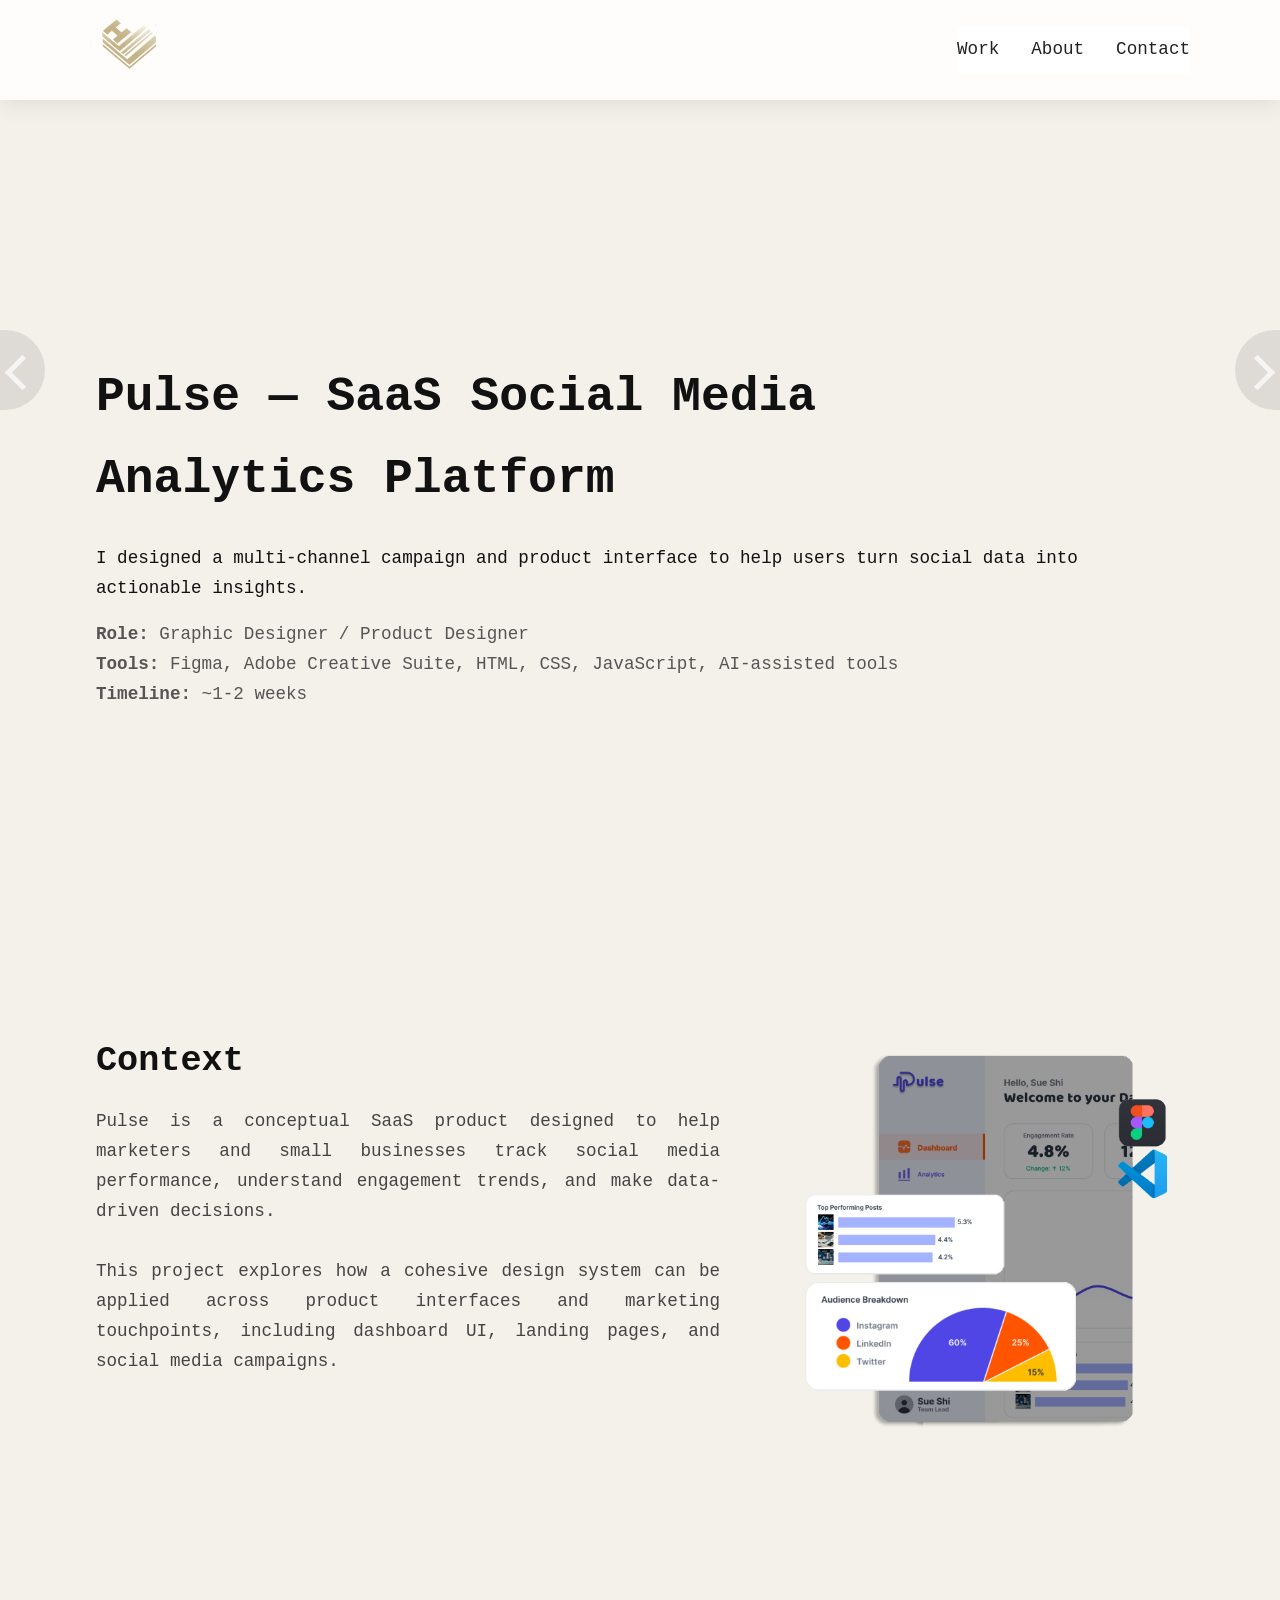
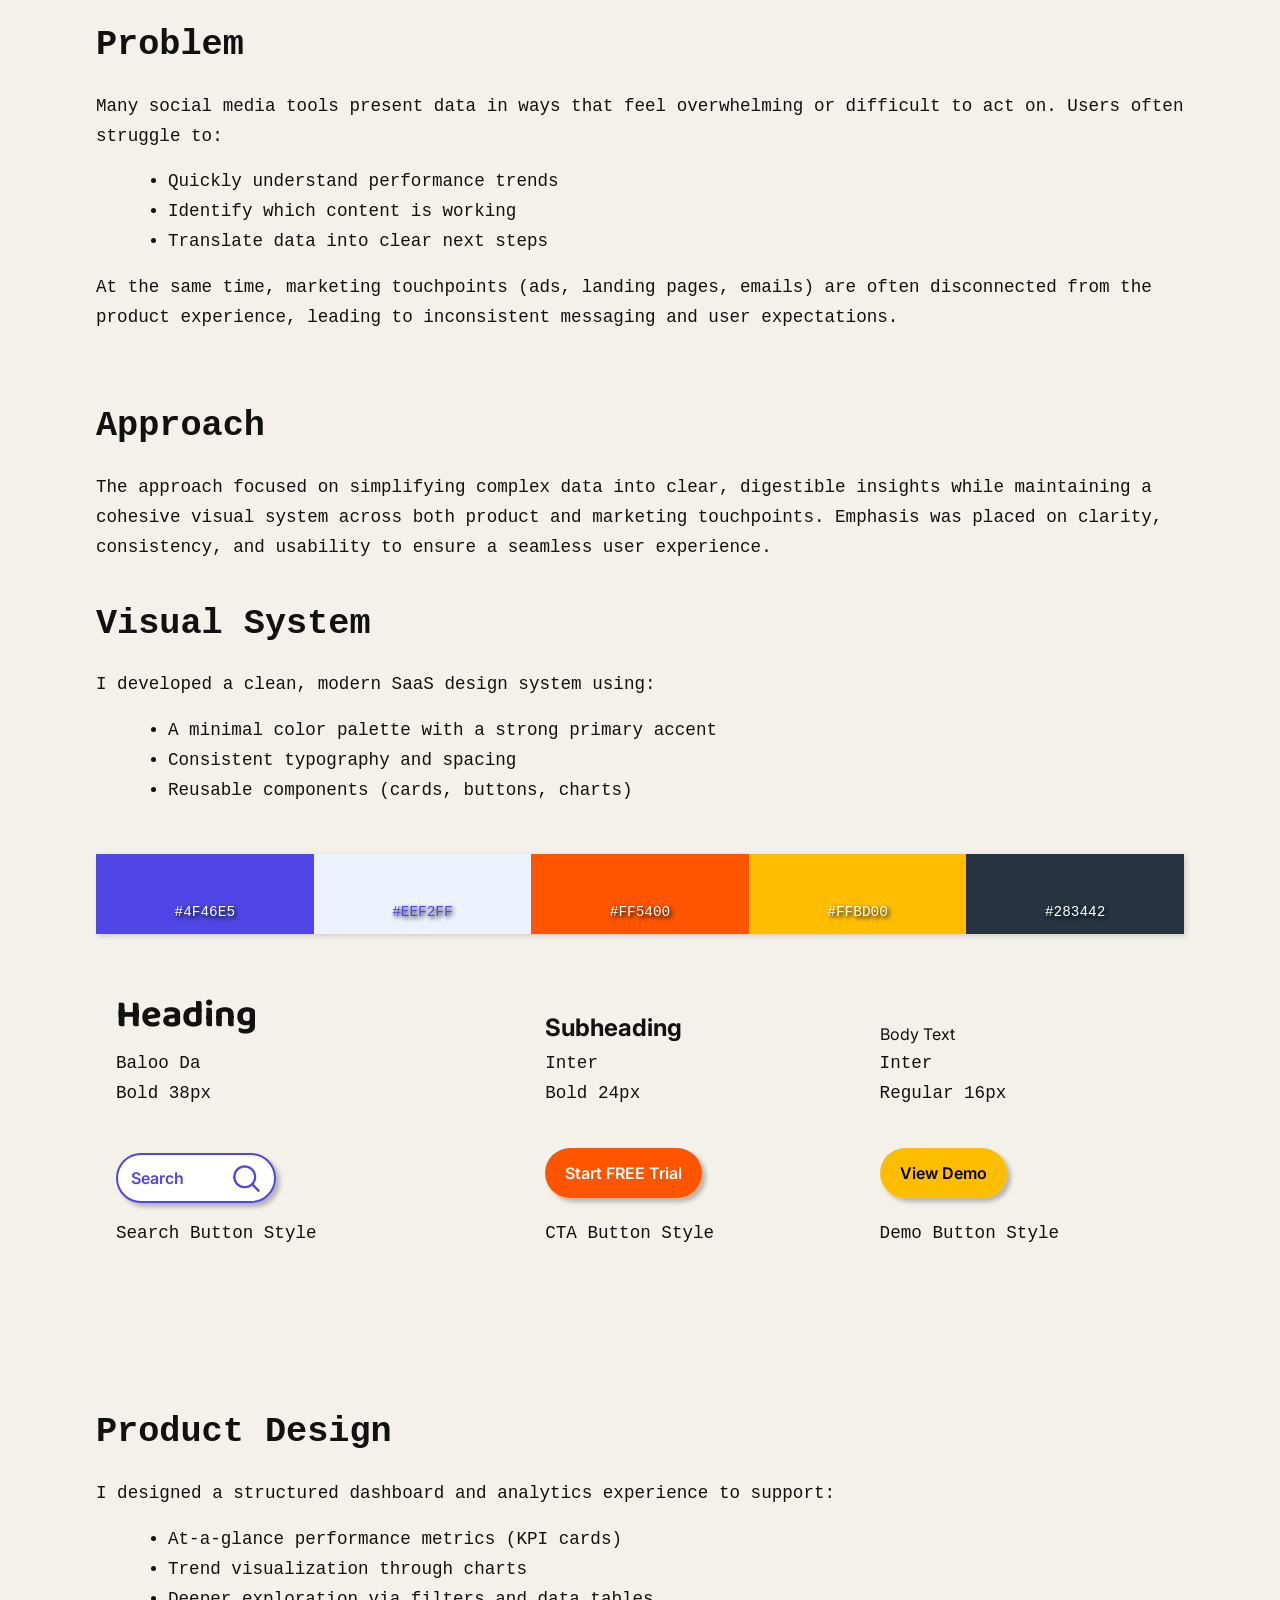
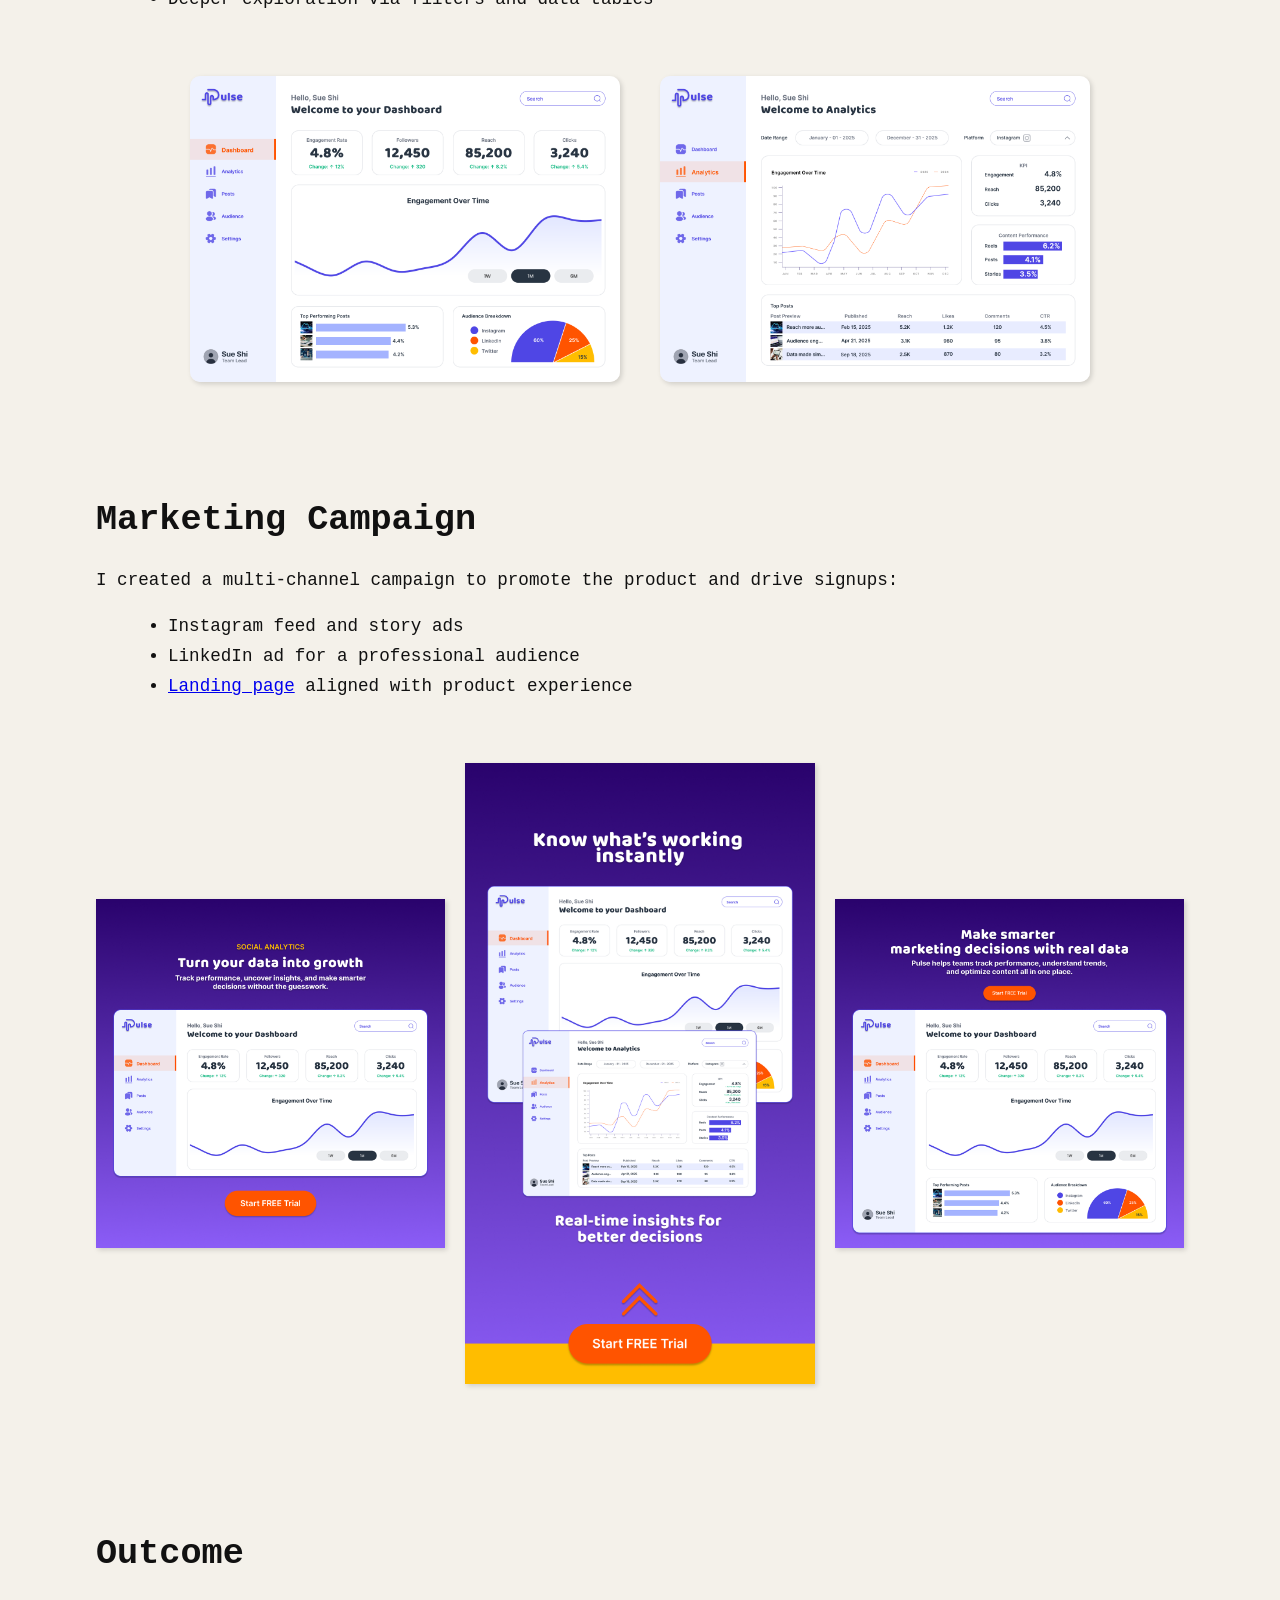
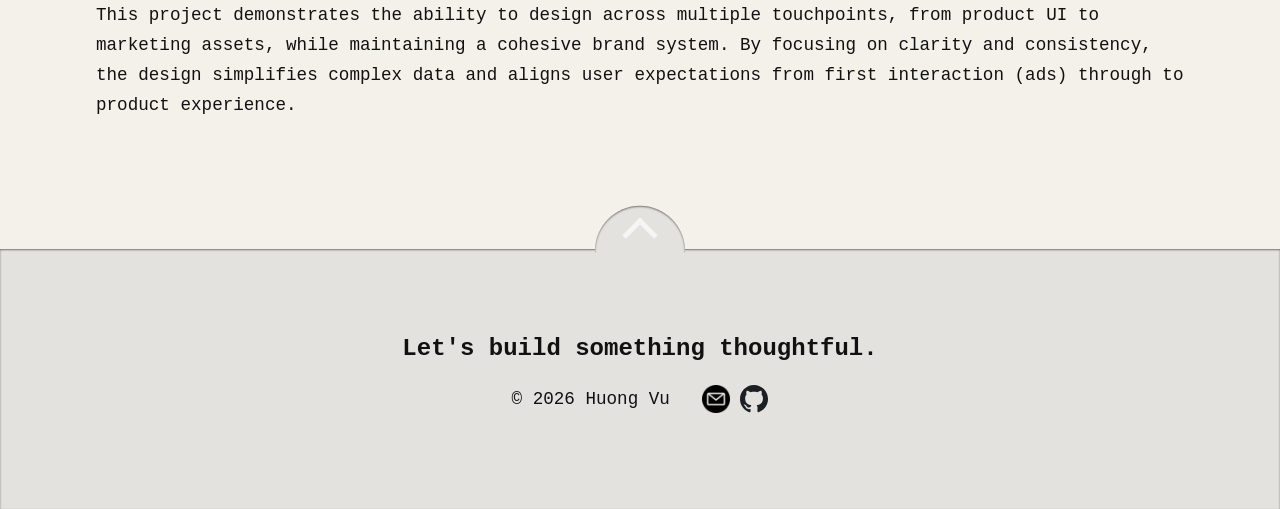
<file: project-saas-platform.html>
<!DOCTYPE html>
<html lang="en">
<head>
  <meta charset="UTF-8" />
  <meta name="viewport" content="width=device-width, initial-scale=1.0, interactive-widget=resizes-content">
  <meta http-equiv="X-UA-Compatible" content="IE=edge">

  <link rel="preconnect" href="https://fonts.googleapis.com">
  <link rel="preconnect" href="https://fonts.gstatic.com" crossorigin>
  <link href="https://fonts.googleapis.com/css2?family=Baloo+Da+2:wght@400..800&family=Inter:ital,opsz,wght@0,14..32,100..900;1,14..32,100..900&family=Poppins:ital,wght@0,100;0,200;0,300;0,400;0,500;0,600;0,700;0,800;0,900;1,100;1,200;1,300;1,400;1,500;1,600;1,700;1,800;1,900&display=swap" rel="stylesheet">

  <title>Huong Vu — Designer | Frontend Developer</title>
  <link rel="stylesheet" href="index.css" />
</head>
<body id="top">

  <!-- TOP NAVIGATION -->
  <nav class="top-nav">
    <div class="nav-inner">
      
      <a href="index.html" class="logo">
        <img src="HVLogo_sm.svg" alt="Huong Vu - Home">
      </a>
      <button class="menu-toggle" id="menu-toggle">☰</button>
      <ul class="nav-links" id="nav-menu">
        <li><a href="index.html#projects">Work</a></li>
        <li><a href="index.html#about">About</a></li>
        <li><a href="index.html#contact">Contact</a></li>
      </ul>

    </div>
  </nav>

  <!-- HERO -->
  <header class="hero">
    <h1 class="type-reveal">
      <span class="base-text">Pulse — SaaS Social Media<br>Analytics Platform</span>
      <span class="fill-text">Pulse — SaaS Social Media<br>Analytics Platform</span>
    </h1>
    
    <p class="hero-subtext">
      I designed a multi-channel campaign and product interface to help users turn social data into actionable insights.
    </p>

    <div class="list">
      <ul>
        <li><span class="make-bold">Role:</span> Graphic Designer / Product Designer </li>
        <li><span class="make-bold">Tools:</span> Figma, Adobe Creative Suite, HTML, CSS, JavaScript, AI-assisted tools</li>
        <li><span class="make-bold">Timeline:</span> ~1-2 weeks</li>
      </ul>
    </div>
  </header>

  <!-- CONTEXT -->
  <section class="context-section container">
    <div class="context-content">
      <h2 class="section-title">Context</h2>
      <p class="context-text">
        Pulse is a conceptual SaaS product designed to help marketers and small businesses track social media performance, understand engagement trends, and make data-driven decisions.<br><br>This project explores how a cohesive design system can be applied across product interfaces and marketing touchpoints, including dashboard UI, landing pages, and social media campaigns.
      </p>
    </div>

    <div class="context-image">
      <img src="./project-saas/whiteboard.svg" alt="Pulse Dashboard & Chart Mockup">
    </div>
  </section>

  <!-- PROBLEM -->
  <section class="container">
    <h2 class="section-title">Problem</h2>

    <p>Many social media tools present data in ways that feel overwhelming or difficult to act on. Users often struggle to:</p>

    <ul>
        <li>Quickly understand performance trends</li>
        <li>Identify which content is working</li>
        <li>Translate data into clear next steps</li>
    </ul>

    <p>At the same time, marketing touchpoints (ads, landing pages, emails) are often disconnected from the product experience, leading to inconsistent messaging and user expectations.
    </p>
    
  </section>

  <!-- APPROACH -->
  <section class="container">
    <h2 class="section-title">Approach</h2>

    <p>The approach focused on simplifying complex data into clear, digestible insights while maintaining a cohesive visual system across both product and marketing touchpoints. Emphasis was placed on clarity, consistency, and usability to ensure a seamless user experience.</p>

    <!-- Visual System -->
    <div class="container">
        <h2 class="section-title">Visual System</h2>

        <p>I developed a clean, modern SaaS design system using:</p>

        <ul>
            <li>A minimal color palette with a strong primary accent</li>
            <li>Consistent typography and spacing</li>
            <li>Reusable components (cards, buttons, charts)</li>
        </ul>

        <div class="color-palette">
            <div class="color" style="background:#4F46E5;">
                <span>#4F46E5</span>
            </div>
            <div class="color" style="background:#EEF2FF;">
                <span style="color:#4F46E5">#EEF2FF</span>
            </div>
            <div class="color" style="background: #FF5400;">
                <span>#FF5400</span>
            </div>
            <div class="color" style="background: #FFBD00;">
                <span>#FFBD00</span>
            </div>
            <div class="color" style="background: #283442;">
                <span>#283442</span>
            </div>
        </div>

        <div class="typography">
            <div>
                <p class="font-baloo-38b">Heading</p>
                <p>Baloo Da</p>
                <p>Bold 38px </p>
            </div>
            <div>
                <p class="font-inter-24b">Subheading</p>
                <p>Inter</p>
                <p>Bold 24px</p>
            </div>
            <div>
                <p class="font-inter-16sb">Body Text</p>
                <p>Inter</p>
                <p>Regular 16px</p>
            </div>
        </div>

        <div class="buttons">
          <div>
            <btn class="button-Search">Search  <img src="./project-saas/search_icon.svg" class="icon"></btn>
            <p>Search Button Style</p>
          </div>

          <div>
            <btn class="button-Trial">Start FREE Trial</btn>
            <br><br>
            <p>CTA Button Style</p>
          </div>

          <div>
            <btn class="button-Demo">View Demo</btn>
            <br><br>
            <p>Demo Button Style</p>
          </div>
        </div>

    </div>

    <!-- Product Design -->
    <div class="container">
        <h2 class="section-title">Product Design</h2>

        <p>I designed a structured dashboard and analytics experience to support:</p>

        <ul>
            <li>At-a-glance performance metrics (KPI cards)</li>
            <li>Trend visualization through charts</li>
            <li>Deeper exploration via filters and data tables</li>
        </ul>

        <div class="process-grid2">
        <img src="./project-saas/Dashboard_mockup.png" alt="Pulse Dashboard Mockup">
        <img src="./project-saas/Analytics_mockup.png" alt="Pulse Analytics Mockup">
        </div>
    </div>

    <!-- Marketing Campaign -->
    <div class="container">
        <h2 class="section-title">Marketing Campaign</h2>

        <p>I created a multi-channel campaign to promote the product and drive signups:</p>

        <ul>
            <li>Instagram feed and story ads</li>
            <li>LinkedIn ad for a professional audience</li>
            <li><a href="https://www.figma.com/design/RyHg2CDaXTpqCtgV8OpKid/Pulse---Landing-Page?node-id=0-1&t=3uaBk8YPrhvtflni-1" target="_blank">Landing page</a> aligned with product experience</li>
        </ul>

        <div class="process-grid">
        <img src="./project-saas/Instagram Feed.png" alt="Instagram Feed Ad Example">
        <img src="./project-saas/Instagram Story.png" alt="Instagram Story Ad Example">
        <img src="./project-saas/LinkedIn Ad.png" alt="LinkedIn Ad Example">
        </div>
    </div>

  </section>


  <!-- OUTCOME -->
  <section class="container end-space">
    <h2 class="section-title">Outcome</h2>

    <p>This project demonstrates the ability to design across multiple touchpoints, from product UI to marketing assets, while maintaining a cohesive brand system.  By focusing on clarity and consistency, the design simplifies complex data and aligns user expectations from first interaction (ads) through to product experience.</p> 

  </section>

  <!-- SIDE NAVS -->
  <div class="side-nav">
    <div class="left-nav">
      <a href="project-brand-campaign.html" class="left" aria-label="go back to HOME Page"></a>
    </div>

    <div class="right-nav">
      <a href="project-design-deck.html" class="right" aria-label="go to Next Project"></a>
    </div>
  </div>

  <!-- BACK TO TOP -->
  <div class="back-to-top">
    <a class="top" href="#top">Back to top</a>
  </div>

  <!-- FOOTER -->
  <footer id="contact">
    <div class="container footer-inner">
      <h2>Let's build something thoughtful.</h2>

      <div class="footer-links">
        <a href="index.html"><p>© 2026 Huong Vu</p></a>
        <div class="img-link">
          <a href="mailto:hello.hvu@gmail.com">
            <img src="email_icon.svg" alt="Email Huong" class="footer-icon">
          </a>
          <a href="https://github.com/h-uong" target="_blank">
            <img src="github-fill.svg" alt="GitHub Page" class="footer-icon">
          </a>
        </div>
      </div>
    </div>
  </footer>

  <script src="index.js"></script>
</body>
</html>
</file>
<file: index.css>
/* === GLOBAL SYSTEM === */

* {
  margin: 0;
  box-sizing: border-box;

  --max-width: 1100px;
}

html, body {
  overflow-x: hidden;
  width: 100%;
}

body {
  font-family: "Courier New", monospace;
  font-size: clamp(0.95rem, 2.5vw, 1.1rem);
  background: #f4f1ea;
  color: #111;
  line-height: 1.7;
  overflow-x: hidden; 
  
  cursor:default;
}

/* Mobile first */
section,
header {
  padding: 2.5rem 0;
  width: 85%;
  max-width: var(--max-width);
  margin: 0 auto;
}

/* Tablet */
@media (min-width: 768px) {
  section,
  header {
    padding: 4.5rem 2rem;
  }
}


h1 {
  font-size: clamp(2rem, 6vw, 3rem);
}

h2 {
  font-size: clamp(1.5rem, 4vw, 2.2rem);
}

/* h3 { 
  font-size: clamp(1.25rem, 3vw, 1.65rem); 
} */


.hero {
  min-height: 100vh;
  display: flex;
  flex-direction: column;
  justify-content: center;
  padding: 4rem 0;
}

.hero-subtext {
  margin-top: 1.5rem;
}

.cta {
  margin-top: 1rem;
  text-decoration: none;
  color: #111;
  border-bottom: 1px solid #111;
  width: fit-content;
}

a:active,
a:focus,
a:hover {
  font-weight: 600;
}

.container {
  padding: 2rem 0;
}

.make-bold {
  font-weight:700;
}

a, button {
  min-height: 44px;
}

/* =============== 
TYPE REVEAL 
=============== */

.type-reveal {
  position: relative;
  display: inline-block;
}

.base-text {
  color: #cfcfcf;
}

.fill-text {
  position: absolute;
  top: 0;
  left: 0;
  width: 100%;

  color: #111;

  /* reveal */
  -webkit-mask-image: linear-gradient(to right, black 50%, transparent 50%);
  mask-image: linear-gradient(to right, black 50%, transparent 50%);

  -webkit-mask-size: 200% 100%;
  mask-size: 200% 100%;

  -webkit-mask-position: right;
  mask-position: right;

  pointer-events: none;
}

.type-reveal.active .fill-text {
  animation: revealFlow 4s steps(40) forwards;
}

@keyframes revealFlow {
  to {
    -webkit-mask-position: left;
    mask-position: left;
  }
} 

/* =============== 
LIST 
=============== */


/* list */
.list {
  margin: 0;
} 

.list ul {
  list-style: none;
  margin-bottom: 1rem;
  color: #555;
  padding: 1rem 0;
}

ul {
  padding: 1rem 4.5rem;
}


/* =============== 
Sticky Scroll 
=============== */

/* STACK SECTION */
.stack-section {
  height: 250vh;
  height: auto;
  position: relative;
  margin-top: 0;
  padding-top: 0;
  margin-bottom: 3rem;
  
}

.stack-sticky {
  position: sticky;
  top: 0;
  height: 80vh;

  display: flex;
  align-items: center;
  justify-content: center;

  overflow: visible;
}

/* CARD BASE */
.card {
  position: absolute;

  width: clamp(250px, 28vw, 320px);
  height: clamp(380px, 46vw, 480px);

  border-radius: 20px;
  background: #e5e5e5;

  display: flex;
  align-items: flex-end;
  justify-content: center;

  text-decoration: none;
  color: black;
  font-size: clamp(0.8rem, 2vw, 1.1rem);

  border: 3px solid #F6F4ED;

  transition: transform 0.3s ease, box-shadow 0.3s ease;
  
  will-change: transform;
  overflow: hidden;
}

.card-inner {
  position: relative;
  width: 100%;
  height: 100%;
}

.card img {
  display: block; 
  margin: 7% auto 0 auto;    
  
  width: auto;
  height: 70%;
  object-fit: cover;
  border-radius: 15px;
}

.card p {
  position: relative;
  z-index: 2;
  padding: 1rem 1.5rem;
  color: #222222;

  text-align:center;
}

.card:hover {
  font-weight: 600;
  box-shadow: 0 30px 60px rgba(0,0,0,0.25);
}

/* STACK ORDER */
.card-1 { z-index: 5; }
.card-2 { z-index: 4; }
.card-3 { z-index: 3; }
.card-4 { z-index: 2; }
.card-5 { z-index: 1; }

/* HOVER STATE */
.card.active-focus {
  z-index: 20;
  transform: scale(1.05) translateY(-20px);
  box-shadow: 0 30px 60px rgba(0,0,0,0.25);
}

/* -----------------------
   MOBILE 
------------------------ */
@media (max-width: 768px) {

  .stack-section {
    height: auto;
  }

  .stack-sticky {
    position: relative;
    height: auto;
    flex-direction: column;
    gap: 20px;
    padding-top: 40px;
  }

  .card {
    position: relative;
    width: 100%;
    height: 250px;

    transform: none !important;
    transition: none !important;
  }
}


/* =============== 
PROJECTS - CONTEXT SECTION
=============== */


/* CONTEXT SECTION */

.context-section {
  display: grid;
  grid-template-columns: 1fr;
  gap: 3rem;
  margin-bottom: 6rem;
}

.end-space {
  margin-bottom: 6rem;
}

/* Desktop */
@media (min-width: 768px) {
  .context-section {
    grid-template-columns: 1.5fr 1fr;
    margin-bottom: 6rem;
  }
}

/* TEXT */
.context-content {
  width: 100%;
}

/* .context-title {
  font-size: 2.5rem;
  margin-bottom: 20px;
} */

.section-title {
  margin-bottom: 1rem;
}


.context-text {
  font-size: 1.1rem;
  line-height: 1.7;
  color: #444;
  text-align: justify;
}

video {
  width: 100%;
  height: auto;
  display: block;
}

/* VIDEO */
.context-media {
  border-radius: 20px;
  overflow: hidden;
  position: relative;

  box-shadow: 0 20px 40px rgba(0,0,0,0.15);
  border: 0px solid #222222;
}

/* IMAGE */
.context-image {
  position: relative;
}

.context-image img,
.context-media video {
  width: 100%;
  height: auto;
  object-fit: cover;
}


/* =============== 
ABOUT SECTION 
=============== */

/* ABOUT IMAGE */
.about-image {
  position: relative;
  
  width:90%;
  aspect-ratio: 4 / 6;

  z-index: 1;
}

.about-image img {
  width: 100%;
  height: 100%;       
  object-fit: cover;  

  border-radius: 16px;
  filter: grayscale(80%);
}

/* MOBILE */
@media (max-width: 768px) {
  .about-image {
    position: relative;
    
    width:100%;
    height: 300px;

    z-index: 1;
  }

  .about-name-wrap {
    position: absolute;
    bottom: -50%;
  }

  .about-name {
    display: block;
    white-space: normal;
  }
}

.about-name-wrap {
  position: relative;
  z-index: 2;
}

.about-name {
  position: absolute;
  
  font-size: 3rem;
  font-weight: 700;
  color: #b8b63c;
  
  z-index: 3;

  display: block;
  white-space: nowrap;

  animation: moveSide 3s ease-in-out infinite alternate;

  text-shadow: 3px 3px 5px rgba(0,0,0,0.3);
}

/* 🎯 animation */
@keyframes moveSide {
  from {
    transform: translateX(-50px);
  }
  to {
    transform: translateX(50px); /* 🔥 adjust range */
  }
}


/* =============== 
SKILLS BAR 
=============== */

.skills {
  max-width: 100%;
  margin-top: 2rem;
}

.skill {
  margin-bottom: 15px;
}

.bar {
  width: 100%;
  height: 10px;
  background: #d4d4d4;
  border-radius: 10px;
  overflow: hidden;
}

.fill {
  height: 100%;;
  border-radius: 10px;
}

/* fill skills colour */
.adobe { background:#F70000; opacity: .75;}
.figma { background:#02D084; opacity: .75;}
.html5 { background:#4A4A4A; opacity: .75;}
.css   { background:#4983a7; opacity: .75;}
.js    { background:#b8b63c; opacity: .75;}



/* =============== 
PAGE NAVIGATION
=============== */

/* =============== 
TOP NAV 
================*/
.top-nav {
  position: relative;
  top: 0;
  left: 0;
  width: 100%;

  padding: .75rem 2.5rem;
  background: white;

  transform: translateY(-100%); /* start off-screen */
  animation: slideDown 0.7s ease forwards;
  animation-delay: 0.2s;

  box-shadow: 0 5px 20px rgba(0,0,0,0.08);
  backdrop-filter: blur(10px);
  background: rgba(255,255,255,0.85);


  z-index: 2000;
}

.nav-inner {
  max-width: 1100px;
  margin: 0 auto;
  display: flex;
  justify-content: space-between; /* 🔥 key */
  align-items: center;
}

/* LOGO */
.logo {
  font-weight: bold;
  font-size: 1.2rem;
}

.logo img {
  height: 4rem;
  transition: opacity 0.3s ease;
}

.logo:hover img {
  opacity: 0.6; 
}

.menu-toggle {
  font-size: 1.5rem;
  background: none;
  border: none;
}

/* MOBILE NAV */
.nav-links {
  position: absolute;
  top: 65px;
  right: 0;
  background-color: rgba(250, 250, 250, 0.95);
  width: 100%;
  display: none;
  flex-direction: column;
  padding: 1rem;
  justify-content: end;
  align-items: center;
  list-style: none;
}

.nav-links a {
  padding: 0.75rem 0;
  text-decoration: none;
  color: #111;
}

.nav-links a:focus,
.nav-links a:active,
.nav-links a:hover {
  font-weight: 600;
}

/* DESKTOP NAV */
@media (min-width: 768px) {
  .menu-toggle {
    display: none;
  }

  .nav-links {
    list-style: none;
    background-color: white;
    display: flex;
    position: static;
    flex-direction: row;
    gap: 2rem;
    width: auto;
    padding: .5rem 0;
  }

  .nav-links a {
  position: relative;
  text-decoration: none;
  color: #222;
  font-weight: 500;
  }

}

/* animation */
@keyframes slideDown {
  to {
    transform: translateY(0);
    opacity: 1;
  }
}


/* =============== 
SIDE NAVIGATIONS
=============== */

.side-nav {
  position: fixed;
  inset: 0; /* full screen */
  pointer-events: none; /* prevents blocking clicks */
  z-index: 1000;

  opacity: 0;

  animation: navFadeIn 0.6s ease forwards;
  animation-delay: 3.5s;
}

.left-nav,
.right-nav {
  position: absolute;
  top: 330px;
}

.left-nav {
  left: 0;
}

.right-nav {
  right: 0;
}

.left,
.right {
  display: block;
  height: 80px;
  width: 100px;
  border-radius: 40px;
  background-color: rgba(154, 154, 154, 0.25);

  pointer-events: auto; /* 🔥 re-enable clicks */

  transition: transform 0.3s ease, background-color 0.3s ease;
}

/* offset outside edge */
.left {
  transform: translateX(-55px);
}

.right {
  transform: translateX(55px);
}

/* ARROWS */
.left::after,
.right::after {
  content: "";
  position: absolute;
  top: 30px;
  width: 20px;
  height: 20px;

  border-left: 5px solid whitesmoke;
  border-top: 5px solid whitesmoke;
}

/* left arrow */
.left::after {
  left: 65px;
  transform: rotate(-45deg);
}

/* right arrow */
.right::after {
  right: 65px;
  transform: rotate(135deg);
}

/* HOVER */
.left:hover,
.right:hover {
  background-color: rgba(154, 154, 154, 0.5);
}

.left:hover {
  transform: translateX(-50px);
}

.right:hover {
  transform: translateX(50px);
}


/* ANIMATION */
@keyframes navFadeIn {
  to {
    opacity: 1;
  }
}


/* ===============
BOTTOM NAVIGATION
=============== */


/* BACK TO TOP */
.back-to-top {
  position: absolute;
  left: 50%;
  transform: translateX(-50%) translateY(-81%);
  margin-bottom: 0;
  text-align: center;
  z-index: 1;
}

.back-to-top::before {
  content: "";
  pointer-events: none;
}

.top {
  position: relative;
  display: inline-block;

  /* hide text but keep accessible */
  text-indent: -9999px;
  overflow: hidden;
  white-space: nowrap;

  width: 100px;
  height: 50px;

  margin-top: 1rem;
}

.top::before {
  content: "";
  position: absolute;
  left: 50%;
  top: 3px;
  transform: translateX(-50%) translateY(0);
  transition: transform 0.22s cubic-bezier(0.33, 1, 0.68, 1);

  width: 90px;         
  height: 60px;         

  border: none;

  border-radius: 90px 90px 0 0;

  background-color: #e3e2de; 
  box-shadow: inset 0 1px 2px rgba(0,0,0,0.5);  
}

.top::after {
  content: "";
  position: absolute;
  left: 50%;
  top: 20px;
  transform: translateX(-50%) translateY(0) rotate(45deg);
  transition: transform 0.22s cubic-bezier(0.33, 1, 0.68, 1);

  width: 20px;
  height: 20px;

  border-left: 5px solid whitesmoke;
  border-top: 5px solid whitesmoke;
}

.top:hover::before {
  transform: translateX(-50%) translateY(-3px);
}

.top:hover::after {
  transform: translateX(-50%) translateY(-3px) rotate(45deg);
}

/* =============== 
FOOTER 
=============== */

footer {
  background: #e3e2de;
  margin-top: 0;
  padding: 3rem 0;
  box-shadow: inset 0 1px 2px rgba(0,0,0,0.5);
}

.footer-inner {
  text-align: center;
}

footer h2 {
  font-size: clamp(1.2rem, 3vw, 1.5rem);
}

.footer-links {
  margin-top: 1rem;
  display: flex;
  justify-content: center;
  gap: 2rem;
}

.img-link {
  gap: 1rem;
}

.footer-icon {
  height: 28px;
}

footer a {
  text-decoration: none;
  color: #111;
  position: relative;
}

footer a:focus,
footer a:hover, 
footer a:active {
  font-weight: 600;
  transform: scale(1.02);
  opacity: 0.85;
}

footer a img {
  transition: transform 0.25s ease, opacity 0.25s ease;
}

footer a:hover img {
  transform: scale(1.08);
  opacity: 0.85;
}
/* ===============
=============== */

/* =============== 
PROJECT SAAS
=============== */

.button-Search {
    display: flex;
    align-content: center;
    align-items: center;
    justify-content: center;
    gap: 3rem;

    padding: 15px 20px;
    height: 3.125rem;
    width: 10rem;
    background-color: #ffffff;
    font-family: Inter, sans-serif;
    font-size: 1rem;
    font-weight: 600;
    color: #4F46E5;
    text-decoration: none;
    border-radius: 25px;
    border: 2px solid #4F46E5;
    box-shadow: 4px 4px 4px rgba(0, 0, 0, 0.25);

    margin-bottom: 1rem;
}

.icon {
  height: 1.8rem;
}

@media (max-width: 768px) {
  .button-Search  {
    margin: 0 auto 1rem auto;            
  }
}

.button-Trial {
    padding: 15px 20px;
    height: 50px;
    width: 140px;
    background-color: #FF5400;
    font-family: Inter, sans-serif;
    font-size: 1rem;
    font-weight: 600;
    color: #ffffff;
    text-decoration: none;
    border-radius: 25px;
    box-shadow: 4px 4px 4px rgba(0, 0, 0, 0.25);
}

.button-Demo {
    padding: 15px 20px;
    height: 50px;
    width: 140px;
    background-color: #FFBD00;
    font-family: Inter, sans-serif;
    font-size: 1rem;
    font-weight: 600;
    color: #000;
    text-decoration: none;
    border-radius: 25px;
    box-shadow: 4px 4px 4px rgba(0, 0, 0, 0.25);
}

/* FONT STYLE */
.font-baloo-38b {
    font-family: "Baloo Da 2";
    font-size: 2.375rem;
    font-weight: 700;
  }

  .font-inter-24b {
    font-family: Inter;
    font-size: 1.5rem;
    font-weight: 700;
  }

  .font-inter-16sb {
    font-family: inter;
    font-size: 1rem;
    font-weight: 400;
  }

/* =============== 
PROJECT SAAS
=============== */


/* =============== 
PROJECT ONE
=============== */

/* RUNNER */
.runner {
  position: absolute;
  top: 20%;
  left: 20%;
}

.runner img {
  width: 70%;
  transition:cubic-bezier(0.19, 1, 0.22, 1);
}

/* ===== COLOUR PALETTE DIV ===== */
.color-palette {
  margin-top: 2rem;
  display: flex;
  gap: 0;

  overflow: hidden;

  box-shadow: 2px 2px 5px rgba(0,0,0,0.15);

  max-width: 100%;
  min-height: 80px;

  margin-bottom: 50px;

}

.color {
  flex: 1;
  display: flex;
  align-items: flex-end;
  justify-content: center;
  padding: 10px;
  color: white;
  font-size: 0.9rem;
  text-shadow: 2px 2px 4px #000000;
}

@media (max-width: 768px) {
  .color-palette {
    flex-direction: column;  
    height: auto;            
  }

  .color {
    height: 50px;           
    justify-content: flex-start; 
    padding-left: 15px;     
  }
}


/* ===== TYPOGRAPHY DIV ===== */
.typography { 
  max-width: 100%; 
  margin: 45px 0; 
  display: grid;
  padding: 0 20px;
  
  align-items: flex-end;
  justify-content: center;
  grid-template-columns: 2fr 1.5fr 1.5fr;
  gap: 50px; 
} 

@media (max-width: 768px) {
  .typography {
    grid-template-columns: 1fr; 
    gap: 30px; 
    text-align: center; 
  }
}

/* FONT STYLE */
.font-poppins-HH {
    font-family: sans-serif;
    font-size: 56px;
    font-weight: 700;
  }

  .font-poppins-SH {
    font-family: sans-serif;
    font-size: 38px;
    font-weight: 700;
  }

  .font-inter {
    font-family: inter;
    font-size: 36px;
    font-weight: 400;
  }

/* ===== BUTTON DIV ===== */
.buttons { 
  max-width: 100%; 
  margin: 45px 0 90px 0; 
  display: grid;
  padding: 0 20px;
  
  align-items: flex-end;
  justify-content: center;
  grid-template-columns: 2fr 1.5fr 1.5fr;
  gap: 50px; 
  
} 

@media (max-width: 768px) {
  .buttons {
    grid-template-columns: 1fr; 
    gap: 30px; 
    text-align: center; 
  }
}

/* BUTTON STYLE */
.button-style {
    padding: 15px 20px;
    height: 20px;
    background-color: #E0119D;
    font-family: Inter, sans-serif;
    font-size: 1rem;
    font-weight: 600;
    color: #F5F5F5;
    text-decoration: none;
    border-radius: 25px;
    box-shadow: 4px 4px 4px rgba(0, 0, 0, 0.25);
}

.button-styleH {
    padding: 15px 20px;
    height: 20px;
    font-family: Inter, sans-serif;
    font-size: 1rem;
    
    text-decoration: none;

    background-color: #ffffff;
    font-weight: 900;
    color: #E0119D;
    border: 3px solid #E0119D;
    border-radius: 25px;
    box-shadow: 4px 4px 4px rgba(0, 0, 0, 0.25);
}

.donate {
    background-color: #FFD91B;
    color: #E31837;
}

.donateH {
    background-color: #ffffff;
    border: 3px solid #E31837;
    color: #E31837;
}


.button-styleH:focus, 
.button-styleH:hover {
    cursor: url('./project-one/cancerRibbon.svg'), pointer;
} 

.donateH:focus,
.donateH:hover {
    cursor: url('./project-one/3Dheart_icon.svg'), pointer;
}

/* ===== TRACK VIDEO ===== */
.video-crop {
  width: 100%;      
  height: 78px;       /* visible "strip" height */
  overflow: hidden;
  margin: 0 auto;
}

.video-crop video {
  width: 100%;
  height: auto;

  /* THIS is the key */
  transform: translateY(-44%);
}

/* ===== IMAGE GRID *2 COLUMNS (ASPECT RATIO)*  ===== */
.image-grid {
  max-width: 100%;
  margin: 45px auto;

  display: grid;
  grid-template-columns: repeat(2, 1fr);
  gap: 30px;
}

/* Mobile */
@media (max-width: 480px) {
  .image-grid {
    grid-template-columns: 1fr; /* 1 column */
  }
}

.image-grid img,
.video-crop-grid {
  width: 100%;
  aspect-ratio: 15 / 6; /* ratio */
  
  overflow: hidden;

  box-shadow: 2px 2px 5px rgba(0,0,0,0.15);
}

.image-grid img {
  height: 100%;
  object-fit: cover;
  display: block;
}

.video-crop-grid {
  position: relative;
}

.video-crop-grid video {
  width: 100%;
  height: 100%;
  object-fit: cover;   /* 🔥 THIS is the key */
}

.video-crop-grid video {
  object-position: 40%;
}


/* ===== IMAGE GRID *3 COLUMNS* ===== */

.process-grid { 
  max-width: 100%; 
  margin: 45px auto; 
  display: grid;
  align-items: center; 
  grid-template-columns: repeat(3, 1fr);
  gap: 20px; 
} 

@media (max-width: 768px) {
  .process-grid {
  grid-template-columns: repeat(auto-fit, minmax(250px, .75fr));
  justify-content: center;
  }
}

.process-grid img { 
  width: 100%; 
  height: auto; 
  display: block; 
  box-shadow: 2px 2px 5px rgba(0,0,0,0.15);
}

/* ===== PROJECT-ONE OUTCOME VISUAL MOCKUP ===== */
.outcome-computer {
  max-width: 900px;
  margin: 160px auto 120px auto;
  text-align: center;
}

.computer {
  position: relative;
  transform: scale(1.5);
}


.computer > img {
  position: relative;
  z-index: 2; 
  width: 90%;
  height: auto;

  pointer-events: none;
}


.xscroll {
  position: absolute; 
  top: 10%;           
  left: 20%;
  width: 60%;
  height: 75%;

  z-index: 3;
  overflow: hidden;
  
}

.xscroll video {
  width: 100%;
  height: 100%;
  object-fit: contain; /* 🔥 fills frame cleanly */
  /* display: block; */

  background: black;
}

/* ===============
PROJECT ONE
=============== */

/* =============== 
PROJECT TWO
=============== */

/* ===== BEFORE AFTER GRID ===== */
.b4after-grid {
  max-width: 900px;
  margin: 45px auto;

  display: grid;
  align-items: center;

  grid-template-columns: 2fr 0.5fr 2fr; 
  gap: 20px; 
}

.b4after-grid img { 
  width: 100%; 
  height: auto; 
  display: block; 
  border-radius: 10px; 
}

.arrow {
  margin-top: 65px;
}

/* ===== ICONS GRID *5 columns* ===== */
.icons-grid { 
  max-width: 100%; 
  margin: 45px auto;
  padding: 45px 20px; 

  display: grid; 
  grid-template-columns: repeat(5, 1fr); 
  gap: 30px; 

  align-items: center;
  justify-items: center;

} 

.icons-grid img { 
  width: 60%; 
  height: auto; 
  display: block;   
}

@media (max-width: 768px) {
  .icons-grid {
  grid-template-columns: repeat(auto-fit, minmax(80px, 1fr));
}

  .icons-grid img {
    width: 70%; 
  }
}

/* ===== 2 COLS, 1 ROW SPAN 2 ===== */
.process-gridz {
  max-width: 900px;
  margin: 25px auto 0 auto;

  display: grid;
  grid-template-columns: 1fr 1fr;
  gap: 20px;
}

.process-gridz img {
  width: 100%;
  height: 100%;
  object-fit: cover;
  display: block;

  box-shadow: 0 5px 10px rgba(0,0,0,0.15);

  margin-top: 0;
}

.process-gridz a {
  grid-column: 1 / -1;
  display: block;

  width: 100%;        /* desired width */
  height: auto;       /* visible "strip" height */
  overflow: hidden;
  margin: 0 auto;

  transition: transform 0.3s ease;
  box-shadow: 0 5px 10px rgba(0,0,0,0.15);
}

.process-gridz a img {
  width: 100%;
  height: auto;
}

.process-gridz a:hover {
  border: 4px solid #CADB39;
}

.process-gridz a img {
  margin: 0 auto 0 auto;
  
}

/* ===== PROJECT-TWO OUTCOME VISUAL MOCKUP ===== */

.outcome-web {
  position: relative; /* 🔥 important */

  max-width: 900px;
  margin: 60px auto 80px auto;

  display: grid;
  grid-template-columns: 1fr 2fr;
  align-items: center;
}

.desktop {
  order: 2;
  position: relative;
  z-index: 3; /* 🔥 always on top */
  transform: scale(1.6);

  margin-top: 130px;
}

.desktop > img {
  position: relative;
  z-index: 2; 
  width: 90%;
  height: auto;

  pointer-events: none;
}


.scroll {
  position: absolute; 
  top: 10%;           
  left: 15%;
  width: 60%;
  height: 75%;

  z-index: 3;
  overflow: hidden;

}

.scroll video {
  width: 100%;
  height: 100%;
  object-fit: cover; /* 🔥 fills frame cleanly */
  display: block;

  background: black;
}

.webpage {
  order: 1;
  position: relative;
  left: 0;
  width: 150%;

  box-shadow: 0 5px 10px rgba(0,0,0,0.15);
  overflow: hidden;

  z-index: 1;
}

.webpage img {
  width: 100%;
  height: auto;
  object-fit: cover;
  display: block;
}

.webpage {
  transform: translateX(-5%);
  z-index: 1;
}

/* ===============
PROJECT TWO
=============== */

/* =============== 
PROJECT THREE
=============== */

/* ===== BEFORE AFTER HOVER SLIDER ===== */
.ba-hover {
  position: relative;
  max-width: 800px;
  margin: 40px auto;
  overflow: hidden;
  border-radius: 12px;
}

/* both images fill */
.ba-hover img {
  width: 100%;
  height: 100%;
  object-fit: cover;
  display: block;
}

/* AFTER overlay */
.before-wrapper {
  position: absolute;
  top: 0;
  left: 0;
  width: 85%; /* hidden initially */
  height: 100%;
  overflow: hidden;

  transition: width 0.6s cubic-bezier(0.56, 0, 0.175, 1);
}

/* hover effect */
.ba-hover:hover .before-wrapper {
  width: 5%;
}

.before-wrapper::after {
  content: "";
  position: absolute;
  right: 0;
  top: 0;
  width: 2px;
  height: 100%;
  background: white;
}

.before-wrapper::before {
  content: "⟷";

  position: absolute;
  right: 0;
  top: 50%;
  transform: translate(50%, -50%);

  width: 60px;
  height: 60px;

  background: white;
  border-radius: 30px 0 0 30px; /* 🔥 half circle */

  display: flex;
  align-items: center;
  justify-content: center;

  font-size: 2rem;
  font-weight: bold;

  box-shadow: 0 4px 10px rgba(0,0,0,0.2);
}

/* ===== PROJECT-THREE OUTCOME VISUAL MOCKUP ===== */
.deck-post {
  position: relative; /* 🔥 important */

  max-width: 900px;
  margin: 180px auto;

  display: grid;
  grid-template-columns: 2fr 1fr;
  align-items: center;
}

.screen {
  position: relative;
  z-index: 3; /* 🔥 always on top */
  transform: scale(1.6);
}

.screen > img {
  position: relative;
  z-index: 2; 
  width: 90%;
  height: auto;
}

.slide {
  position: absolute; 
  top: 10%;           
  left: 15%;
  width: 60%;
  height: 75%;

  z-index: 1;
  overflow: hidden;
}

.slide img {
  width: 100%;
  height: 100%;
  object-fit: cover;
}

.page {
  position: absolute;
  right: 0;
  width: 52%;

  box-shadow: 0 5px 10px rgba(0,0,0,0.15);
  overflow: hidden;

  z-index: 1;
}

.page img {
  width: 100%;
  height: auto;
  object-fit: cover;
  display: block;
}

/* back */
.page:nth-child(2) {
  top: -50%;
  transform: translateX(10%);
  opacity: 0.9;
}

/* front */
.page:nth-child(3) {
  top: 50%;
  transform: translateX(10%);
}

/* ===============
PROJECT THREE
=============== */

/* =============== 
PROJECT FOUR
=============== */

/* ===== APPROACH IMG ===== */
.image-container {
    width: 100%;
    margin: 50px 0 0 0;
    
    box-shadow: 2px 2px 5px rgba(0,0,0,0.15);
  }

.image-container img {
  width: 100%;
  object-fit: cover;
  display: block;
}

/* ===== PROJECT-FOUR FONT STYLES ===== */
.font-knewave {
  font-family: knewave;
  font-size: 80px;
  font-weight: 400;
}

.font-caveat {
  font-family: caveat;
  font-size: 64px;
  font-weight: 700;
}

.font-poppins {
  font-family: poppins;
  font-size: 48px;
  font-weight: 500;
}


/* ===== PROJECT-FOUR ICONS GRID ===== */
.icons-ss-grid { 
  max-width: 100%; 
  margin: 45px auto; 
  padding: 45px 20px;

  display: grid;   
  grid-template-columns: repeat(4, 1fr); 
  gap: 30px; 

  align-items: center;
  justify-items: center;
} 

.icons-ss-grid img { 
  width: 55%; 
  display: block; 
}

@media (max-width: 768px) {
  .icons-ss-grid {
  grid-template-columns: repeat(auto-fit, minmax(80px, 1fr));
}

  .icons-ss-grid img {
    width: 70%; 
  }
}

/* ===== PROCESS GRID2 ===== */
.process-grid2 { 
  max-width: 900px; 
  margin: 45px auto; 
  display: grid;
  align-items: center; 
  grid-template-columns: repeat(2, 1fr);
  gap: 40px; } 

.process-grid2 img { 
  width: 100%; 
  height: auto; 
  display: block; 
  border-radius: 10px;
  box-shadow: 2px 2px 5px rgba(0,0,0,0.15);
}

@media (max-width: 768px) {
  .process-grid2 {
  grid-template-columns: repeat(auto-fit, minmax(250px, .75fr));
  justify-content: center;
  }
}

/* ===== PROJECT-FOUR OUTCOME VISUAL MOCKUP ===== */
.social-post {
  max-width: 900px;
  margin: 100px auto;

  display: grid;
  grid-template-columns: 1fr 1fr 1fr 1fr;  
  gap: 10px;
}

.social-post_ {
  max-width: 900px;
  margin: -120px auto 100px auto;

  display: grid;
  grid-template-columns: 1fr 1fr 1fr;  
  gap: 10px;
}

/* BIG FEATURE (phone) */
.phone {
  position: relative;
  grid-row: span 2; /* 🔥 takes full height */
  border-radius: 10px;
  overflow: hidden;

  transform: scale(1.25);
}

.phone > img {
  position: relative;
  z-index: 2; /* 🔥 sits above GIF */
  width: 100%;
  height: auto;
}

.IGpost {
  position: absolute; /* 🔥 take out of flow */
  top: 18.5%;            /* adjust to fit screen */
  left: 2%;
  width: 95%;
  height: 55%;

  z-index: 1;
  overflow: hidden;
}

.IGpost img {
  width: 100%;
  height: 100%;
  object-fit: cover;
}

/* SMALL IMAGES */
.thumb {
  margin: 55px 0 0 0;
  box-shadow: 2px 2px 5px rgba(0,0,0,0.15);
}

/* ALL IMAGES */
.social-post img {
  width: 100%;
  height: 100%;
  object-fit: cover;
  display: block;
}

.social-post_ img {
  width: 100%;
  height: 100%;
  object-fit: cover;
  display: block;
  box-shadow: 2px 2px 5px rgba(0,0,0,0.15);
}

/* ===============
PROJECT FOUR
=============== */

/* =============== 
PROJECT FIVE
=============== */

.content {
  max-width: 100%;
  margin: 25px auto;
}

.content img {
  width: 100%;
  height: 100%;
  object-fit: cover;
  display: block;

  border-radius: 10px;
}

.suze-container {
  width: 100%;
  margin: 0 auto;
  padding: 0;

  display: flex;
  direction: row;
  justify-content: center;
  align-content: center;
  align-items: center;

  gap: 1.25rem;
}

@media (max-width: 768px) {
  .suze-container {
    flex-direction: column;
  }

  .suze-container img {
    width: 80%;
    height: 65%;
    object-fit: contain;
  }
}

  .suze-sm {
    height: 18rem;
    width: auto;
    border-radius: 10px;
  }


  .suze-lg {
    height: 32rem;
    width: auto;
    border-radius: 10px;
  }

.space-up {
  transform: translateY(-20%);
}
</file>
